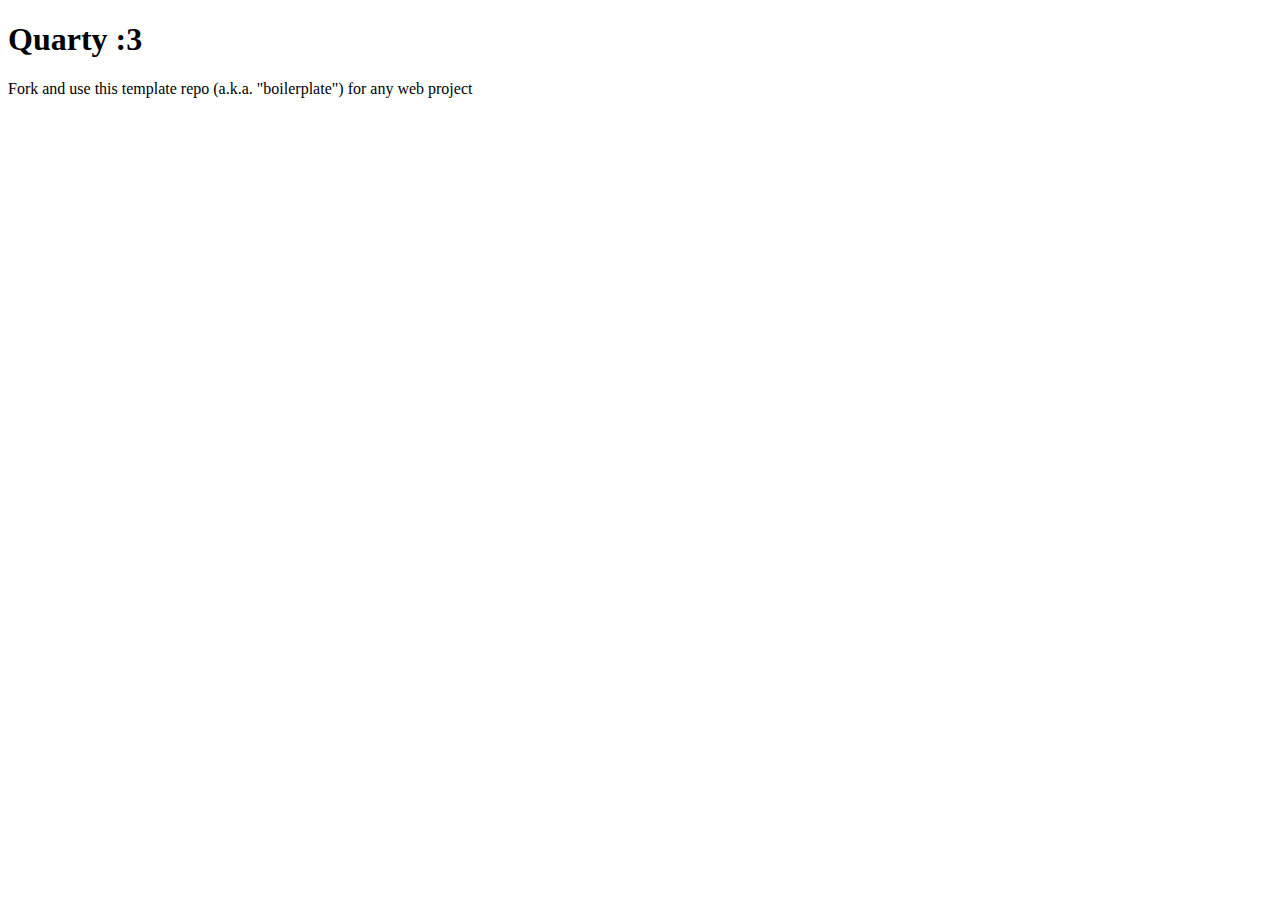
<file: index.html>
<!doctype html>
<html lang="en">
<head>
	<meta charset="utf-8">
	<meta name="viewport" content="width=device-width, initial-scale=1.0">
	<title>Quarty</title>
	<link rel="stylesheet" href="styles.css">
</head>
<body>

	<h1>Quarty :3</h1>
	<p>Fork and use this template repo (a.k.a. "boilerplate") for any web project</p>
	
</body>
</html>
</file>
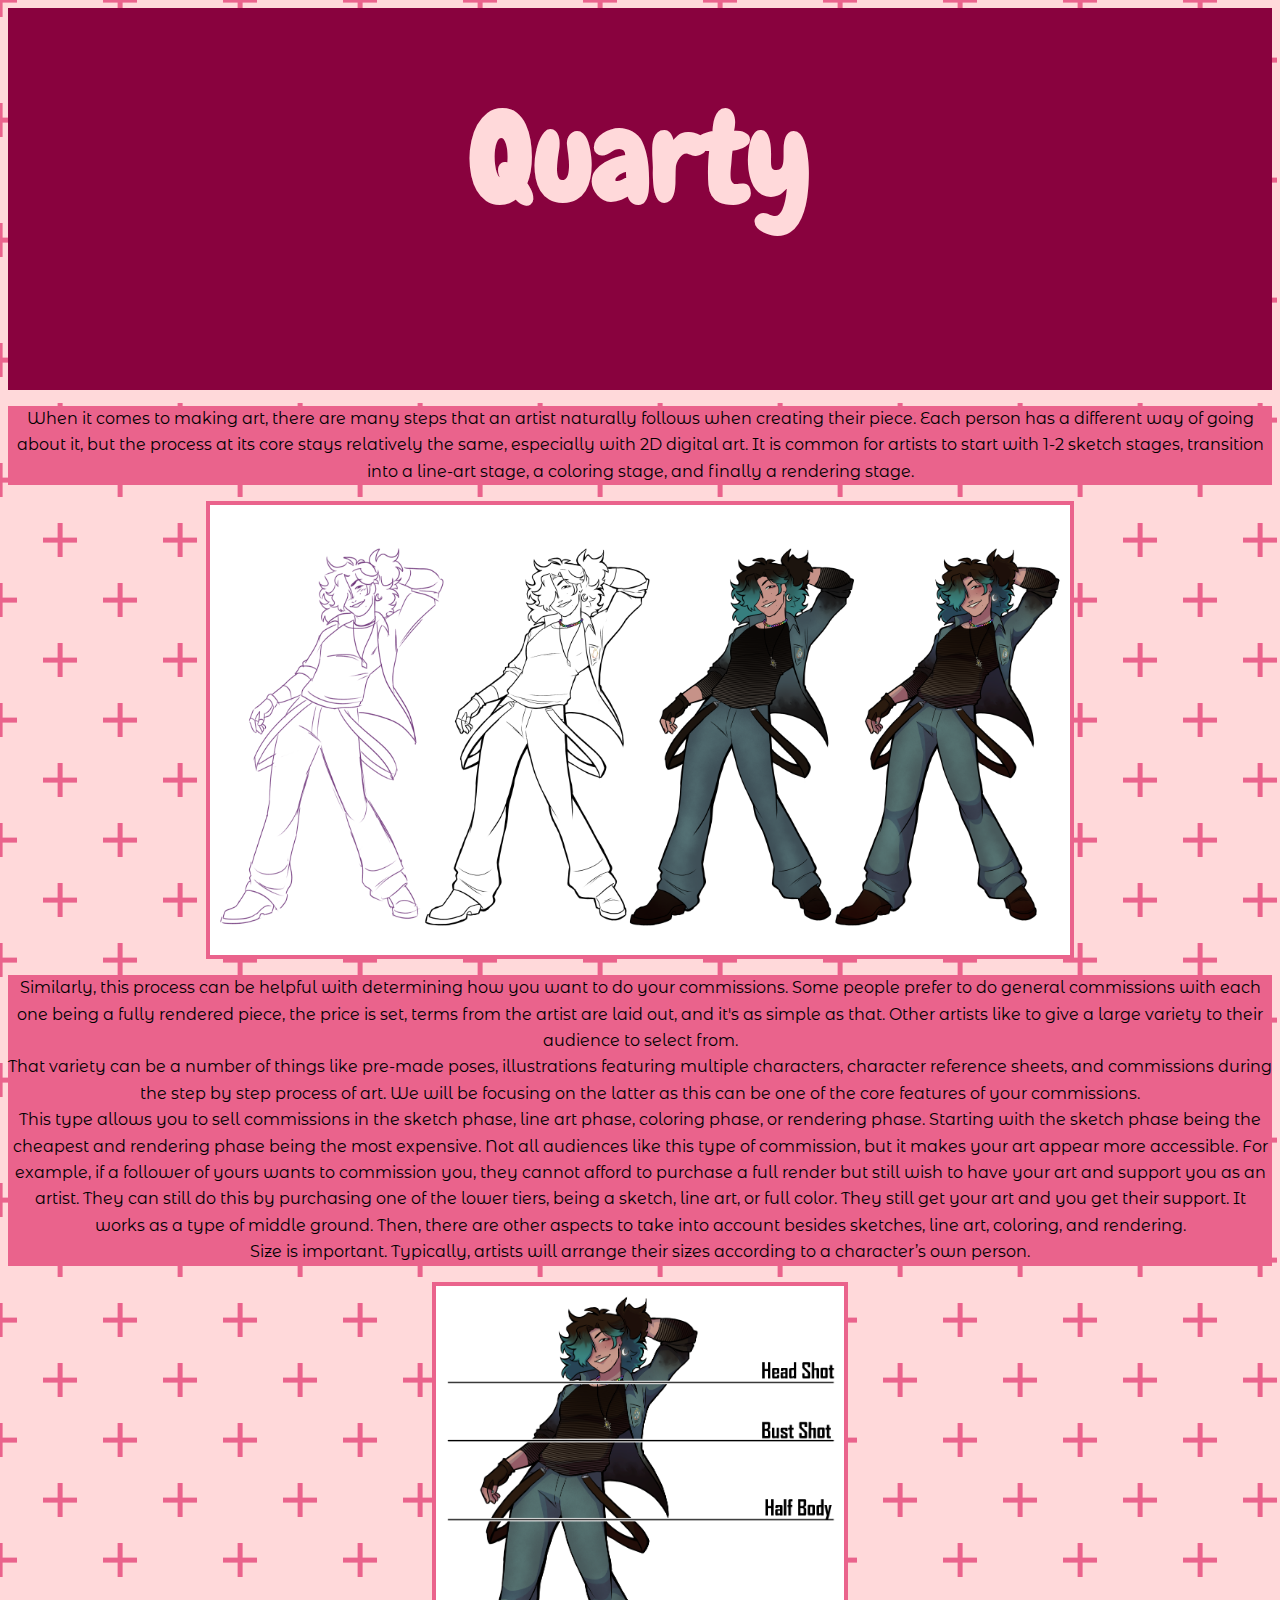
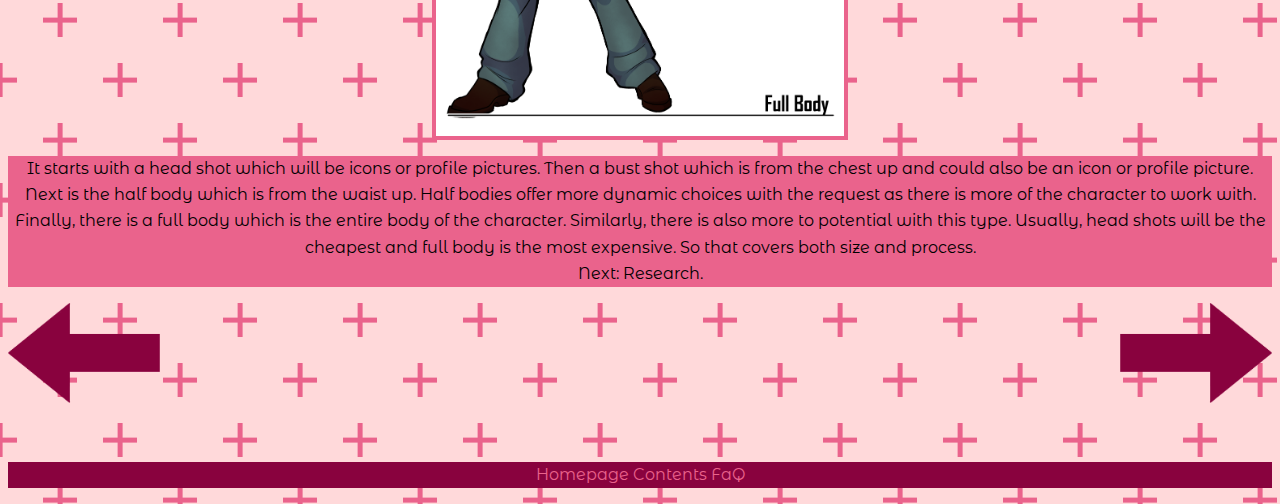
<file: analyze/index.html>
<!doctype html>
<html lang="en">
<head>
	<meta charset="utf-8">
	<meta name="viewport" content="width=device-width, initial-scale=1.0">
	<title>Analyze</title>
	<link rel="stylesheet" href="styles.css">
</head>
<body>

	<div class='header'>
	<h1><a href="../homepage/quarty.html">Quarty</a></h1>
	</div>
	<div class='article'>
	<p>When it comes to making art, there are many steps that an artist naturally follows when creating their piece. Each person has a different way of going about it, but the process at its core stays relatively the same, especially with 2D digital art. It is common for artists to start with 1-2 sketch stages, transition into a line-art stage, a coloring stage, and finally a rendering stage. </p>
	</div>
	<div class='judeex'>
		<img src="images/Jude-examples.png">
	</div>
	<div class='article'>
	<p>Similarly, this process can be helpful with determining how you want to do your commissions. Some people prefer to do general commissions with each one being a fully rendered piece, the price is set, terms from the artist are laid out, and it's as simple as that. Other artists like to give a large variety to their audience to select from.<br> That variety can be a number of things like pre-made poses, illustrations featuring multiple characters, character reference sheets, and commissions during the step by step process of art. We will be focusing on the latter as this can be one of the core features of your commissions. <br> This type allows you to sell commissions in the sketch phase, line art phase, coloring phase, or rendering phase. Starting with the sketch phase being the cheapest and rendering phase being the most expensive. Not all audiences like this type of commission, but it makes your art appear more accessible. For example, if a follower of yours wants to commission you, they cannot afford to purchase a full render but still wish to have your art and support you as an artist. They can still do this by purchasing one of the lower tiers, being a sketch, line art, or full color. They still get your art and you get their support. It works as a type of middle ground. Then, there are other aspects to take into account besides sketches, line art, coloring, and rendering. <br> Size is important. Typically, artists will arrange their sizes according to a character’s own person. </p>
	</div>
	<div class='judefb'>
		<img src="images/Size-Ex-FB.png">
	</div>
	<div class='article'>
		<p> It starts with a head shot which will be icons or profile pictures. Then a bust shot which is from the chest up and could also be an icon or profile picture. Next is the half body which is from the waist up. Half bodies offer more dynamic choices with the request as there is more of the character to work with. Finally, there is a full body which is the entire body of the character. Similarly, there is also more to potential with this type. Usually, head shots will be the cheapest and full body is the most expensive. So that covers both size and process. <br> Next: Research.</p>
	</div>
	<div class='arrows'>
		<div class='leftarrow'>
			<a href="../homepage/quarty.html"><img src="images/leftarrow.png"></a>
		</div>
		<div class='rightarrow'>
			<a href="../research/index.html"><img src="images/rightarrow.png"></a>
		</div>
	</div>

		<div class='footer'>
		<p><a href="../homepage/quarty.html">Homepage</a> <a href="../contents/index.html">Contents</a> <a href="../faq/index.html">FaQ</a></p>
	</div>
	
</body>
</html>
</file>
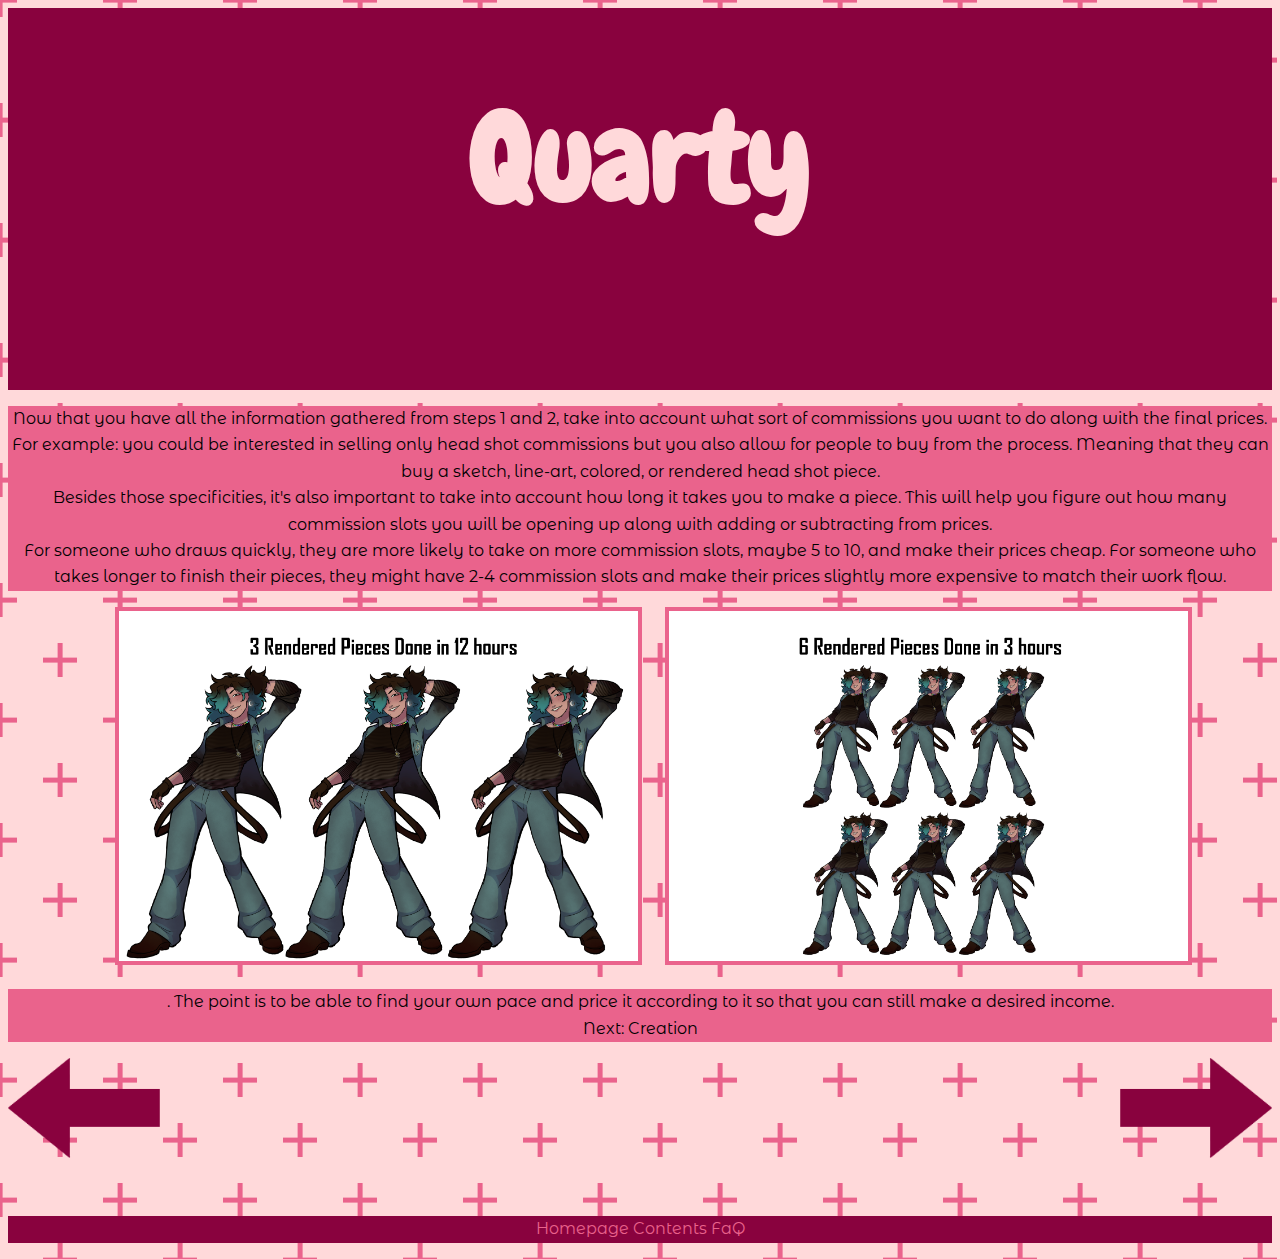
<file: compiling/index.html>
<!doctype html>
<html lang="en">
<head>
	<meta charset="utf-8">
	<meta name="viewport" content="width=device-width, initial-scale=1.0">
	<title>Compiling</title>
	<link rel="stylesheet" href="styles.css">
</head>
<body>

	<div class='header'>
	<h1><a href="../homepage/quarty.html">Quarty</a></h1>
	</div>
	<div class='article'>
	<p>Now that you have all the information gathered from steps 1 and 2, take into account what sort of commissions you want to do along with the final prices. For example: you could be interested in selling only head shot commissions but you also allow for people to buy from the process. Meaning that they can buy a sketch, line-art, colored, or rendered head shot piece. <br> Besides those specificities, it's also important to take into account how long it takes you to make a piece. This will help you figure out how many commission slots you will be opening up along with adding or subtracting from prices. <br> For someone who draws quickly, they are more likely to take on more commission slots, maybe 5 to 10, and make their prices cheap. For someone who takes longer to finish their pieces, they might have 2-4 commission slots and make their prices slightly more expensive to match their work flow.</p>
	</div>
	
	<div class='grid'>
		<div class='longren'>
			<img src="images/LongRenderLimit.png">
		</div>
		<div class='shortren'>
			<img src="images/ShortRenderLimit.png">
		</div>
	</div>
	<div class='article'>
		<p>. The point is to be able to find your own pace and price it according to it so that you can still make a desired income. <br> Next: Creation
		</p>
	</div>

	<div class='arrows'>
		<div class='leftarrow'>
			<a href="../research/index.html"><img src="images/leftarrow.png"></a>
		</div>
		<div class='rightarrow'>
			<a href="../creation/index.html"><img src="images/rightarrow.png"></a>
		</div>
	</div>

		<div class='footer'>
		<p><a href="../homepage/quarty.html">Homepage</a> <a href="../contents/index.html">Contents</a> <a href="../faq/index.html">FaQ</a></p>
	</div>

</body>
</html>
</file>
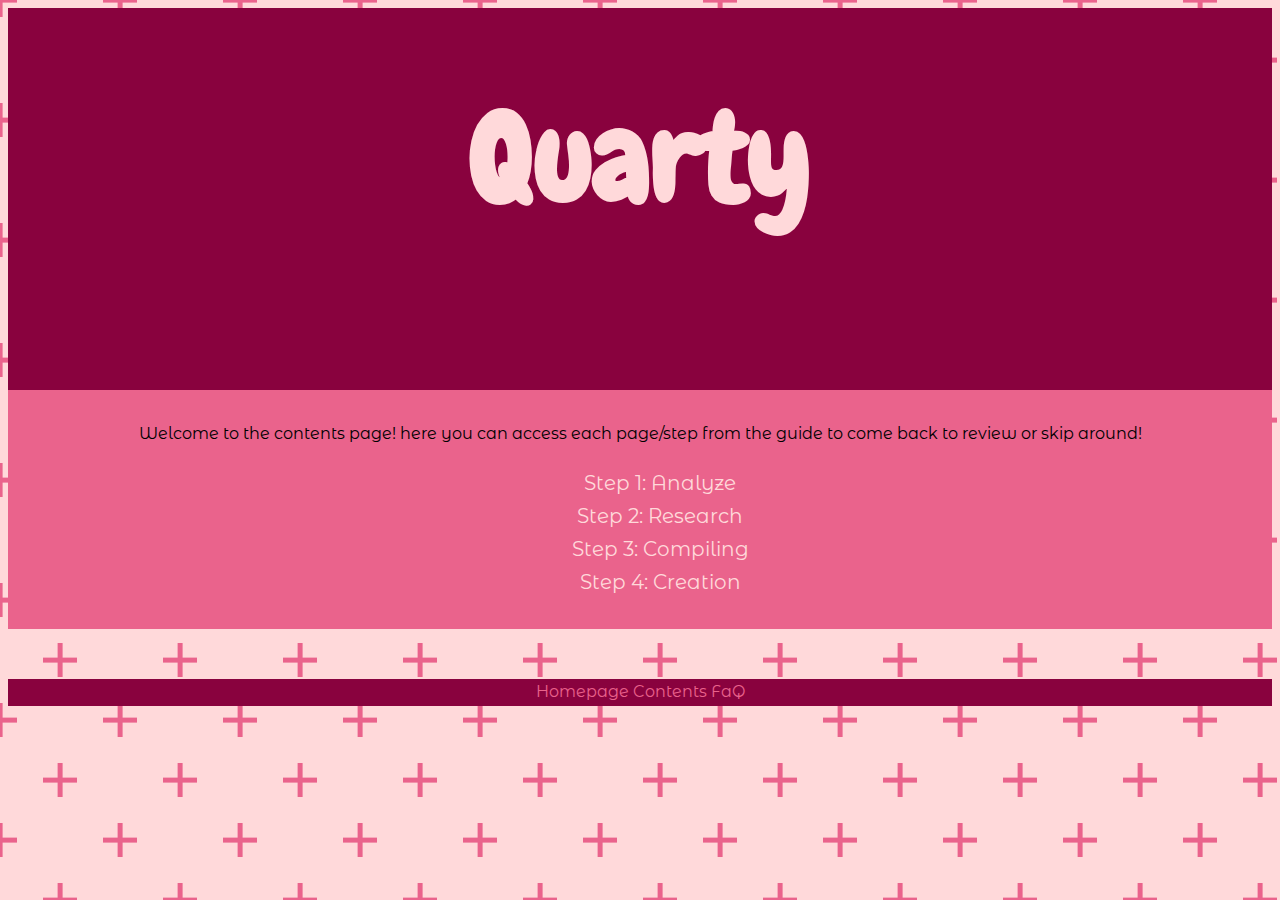
<file: contents/index.html>
<!doctype html>
<html lang="en">
<head>
	<meta charset="utf-8">
	<meta name="viewport" content="width=device-width, initial-scale=1.0">
	<title>Contents</title>
	<link rel="stylesheet" href="styles.css">
</head>
<body>

	<div class='header'>
	<h1><a href="../homepage/quarty.html">Quarty</a></h1>
	</div>
	<div class='article'>
	<p>Welcome to the contents page! here you can access each page/step from the guide to come back to review or skip around!</p>
	<ul>
		<li><a href="../analyze/index.html">Step 1: Analyze</a></li>
		<li><a href="../research/index.html">Step 2: Research</a></li>
		<li><a href="../compiling/index.html">Step 3: Compiling</a></li>
		<li><a href="../creation/index.html">Step 4: Creation</a></li>
	</ul>
	</div>
		<div class='footer'>
		<p><a href="../homepage/quarty.html">Homepage</a> <a href="../contents/index.html">Contents</a> <a href="../faq/index.html">FaQ</a></p>
	</div>
</body>
</html>
</file>
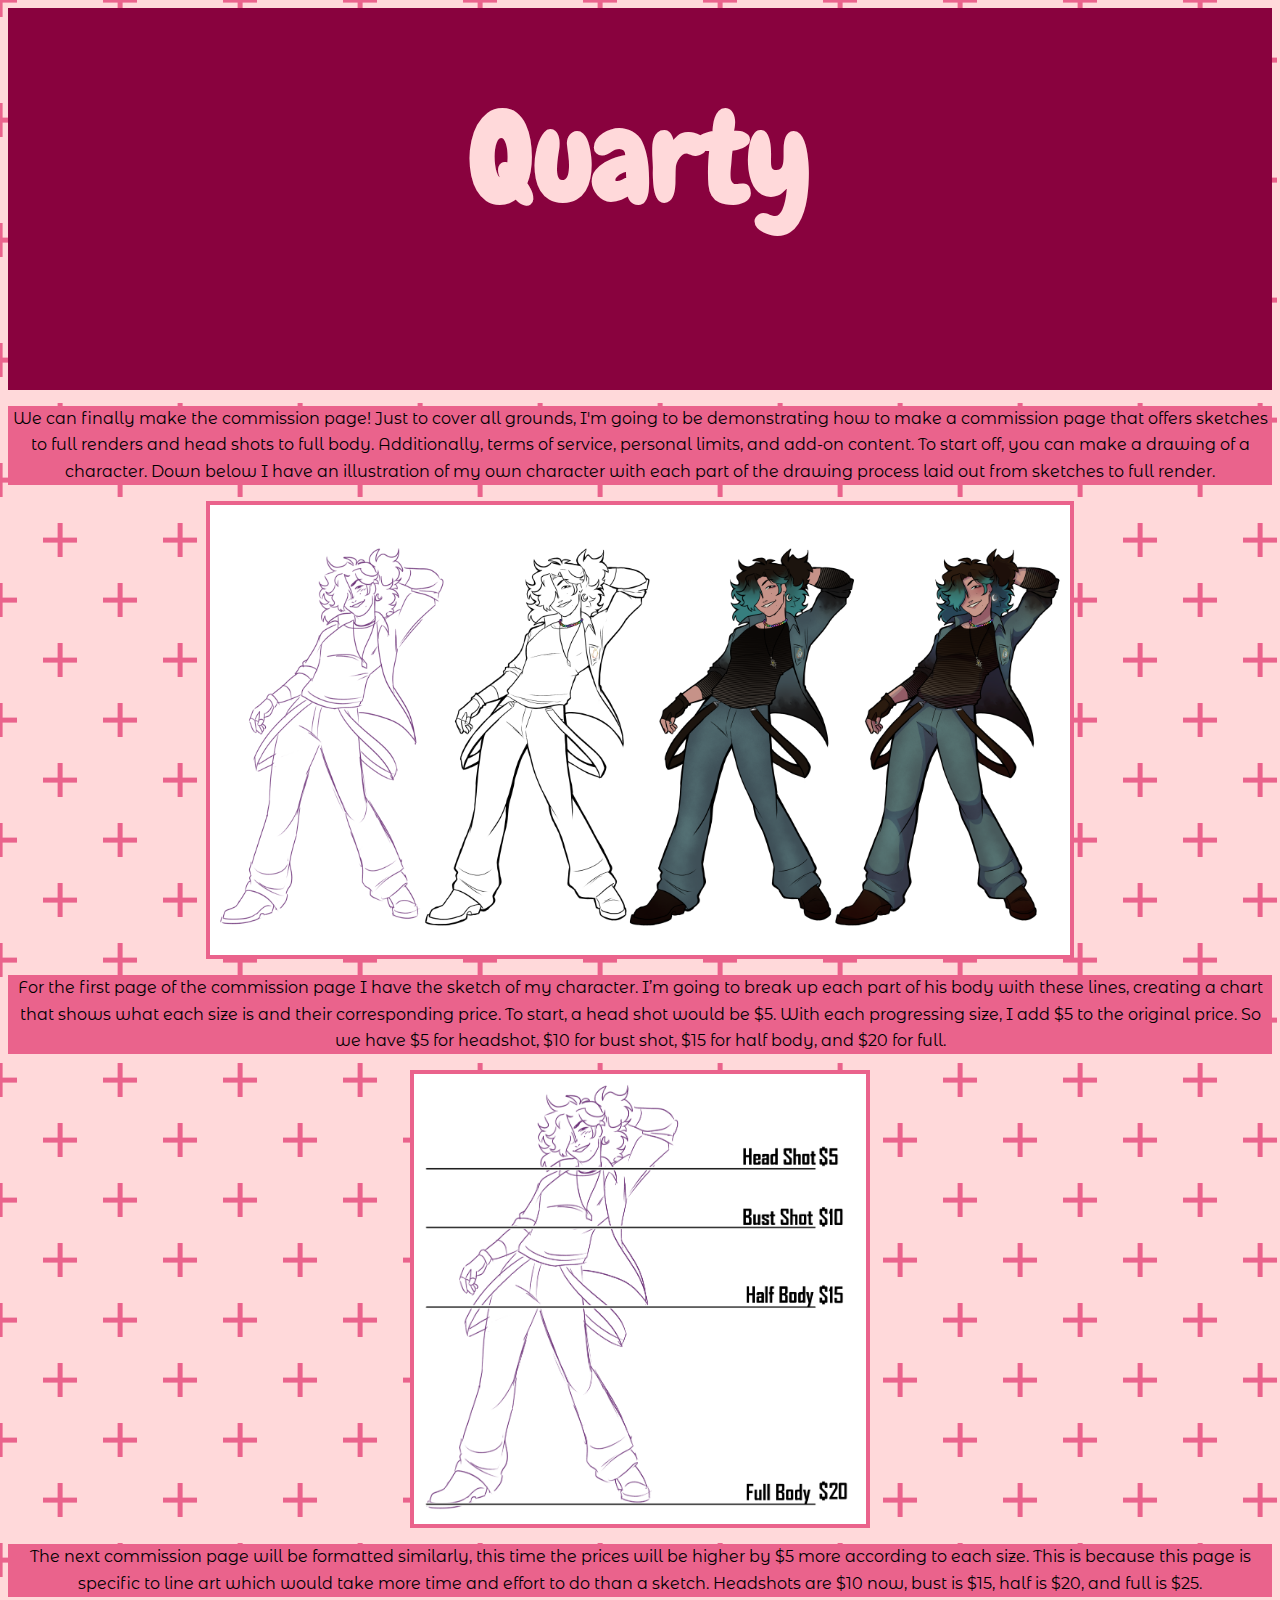
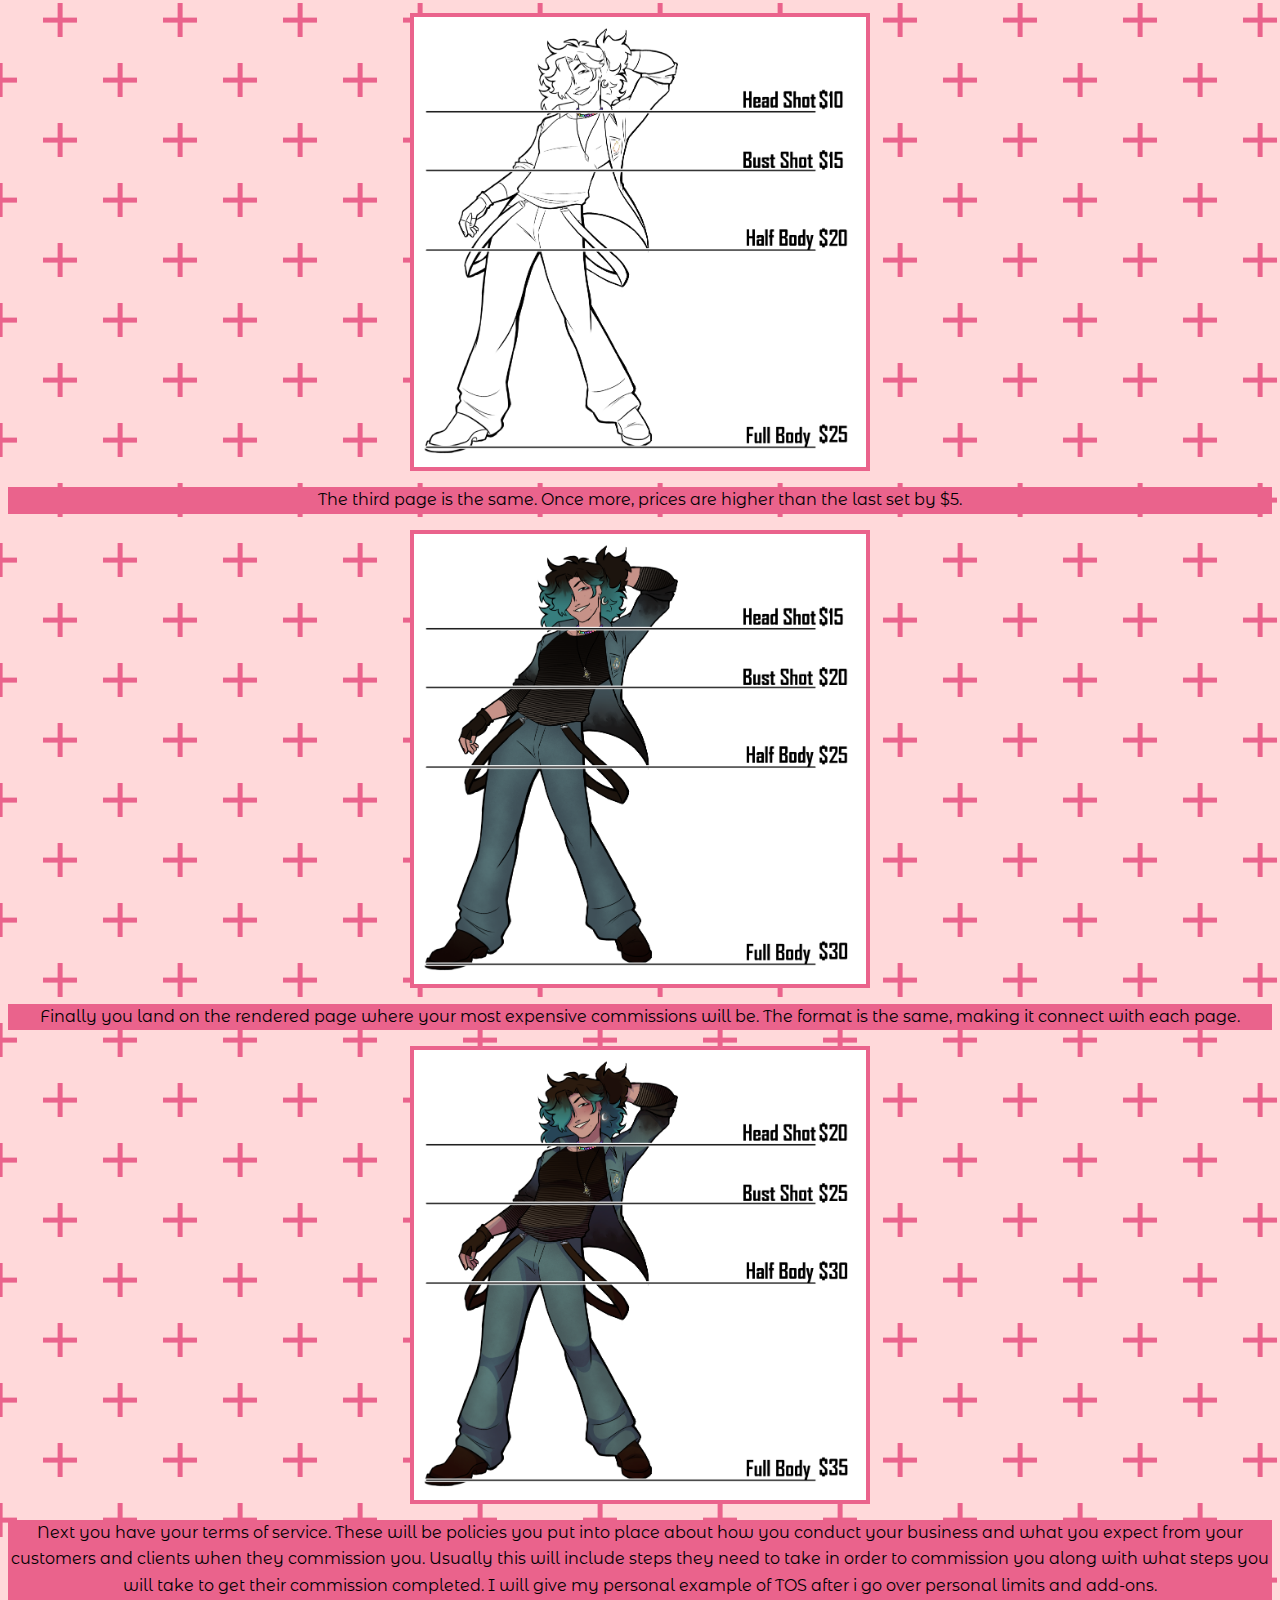
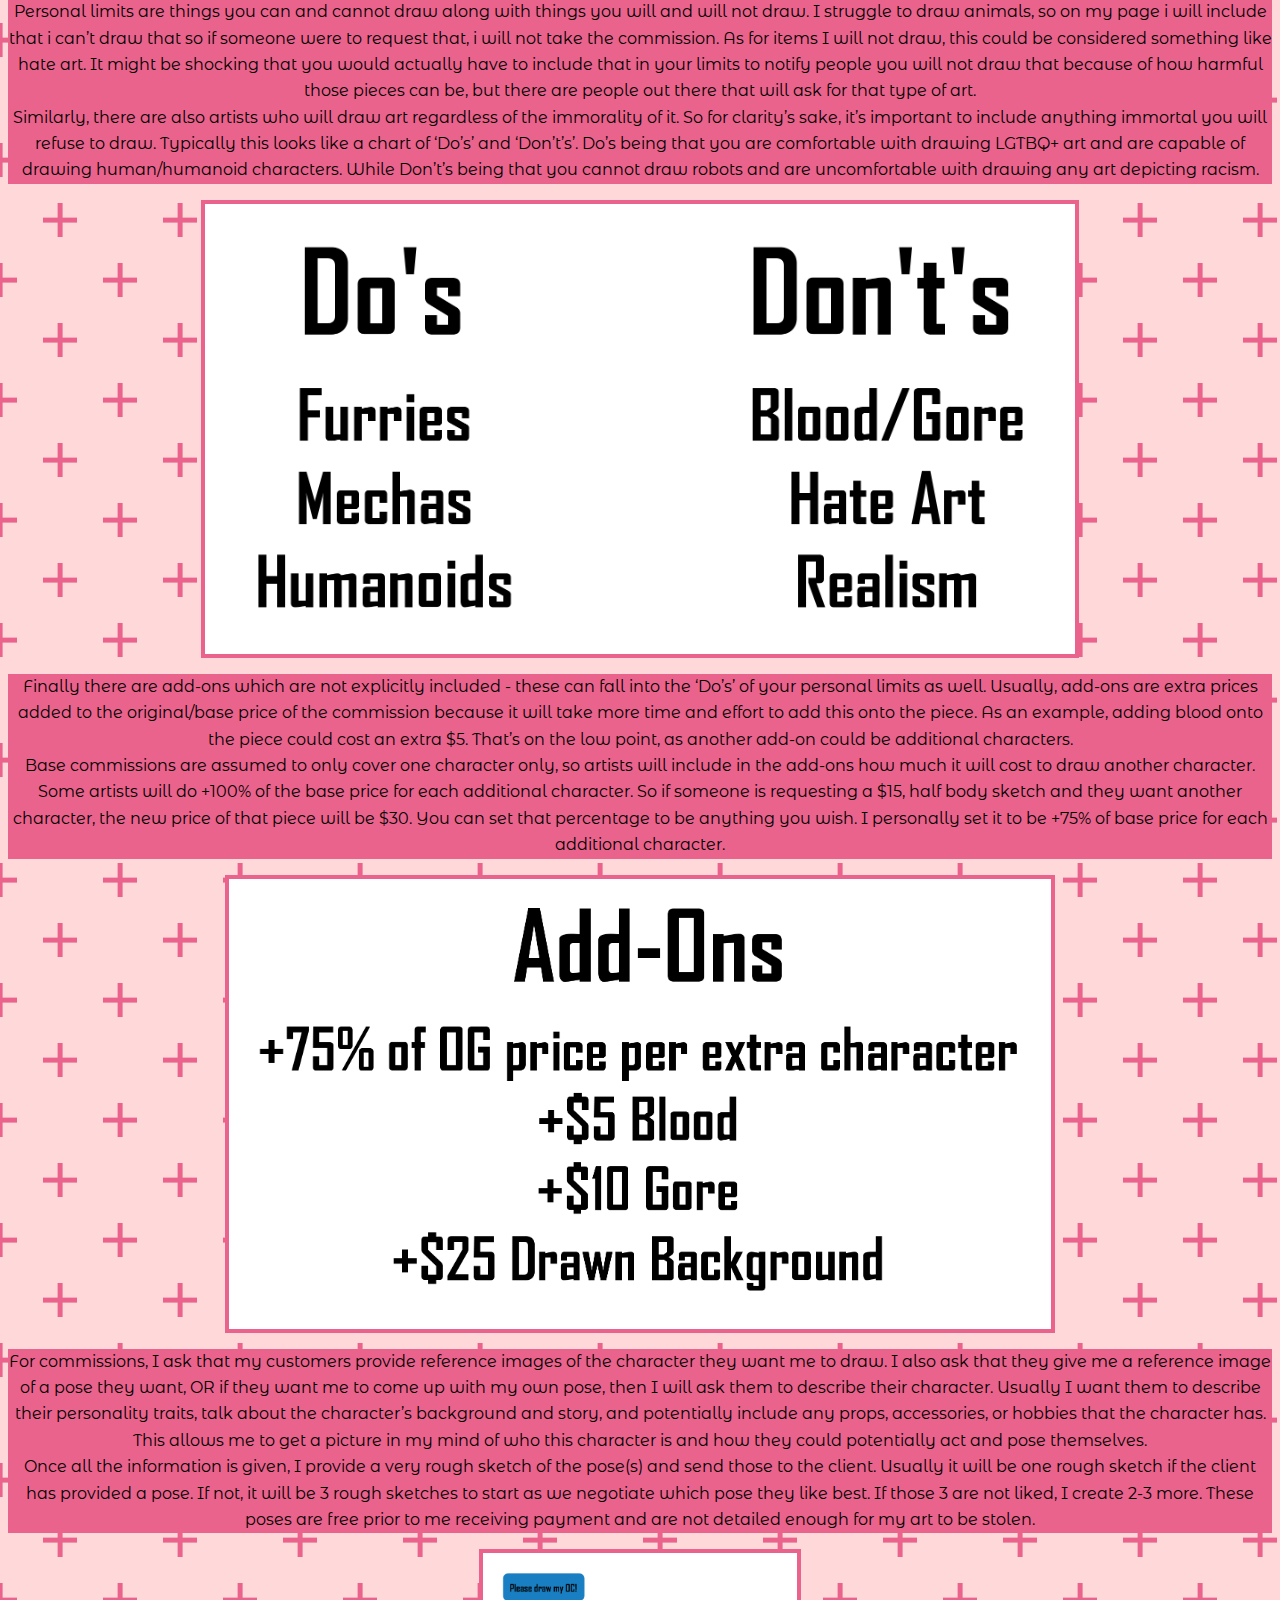
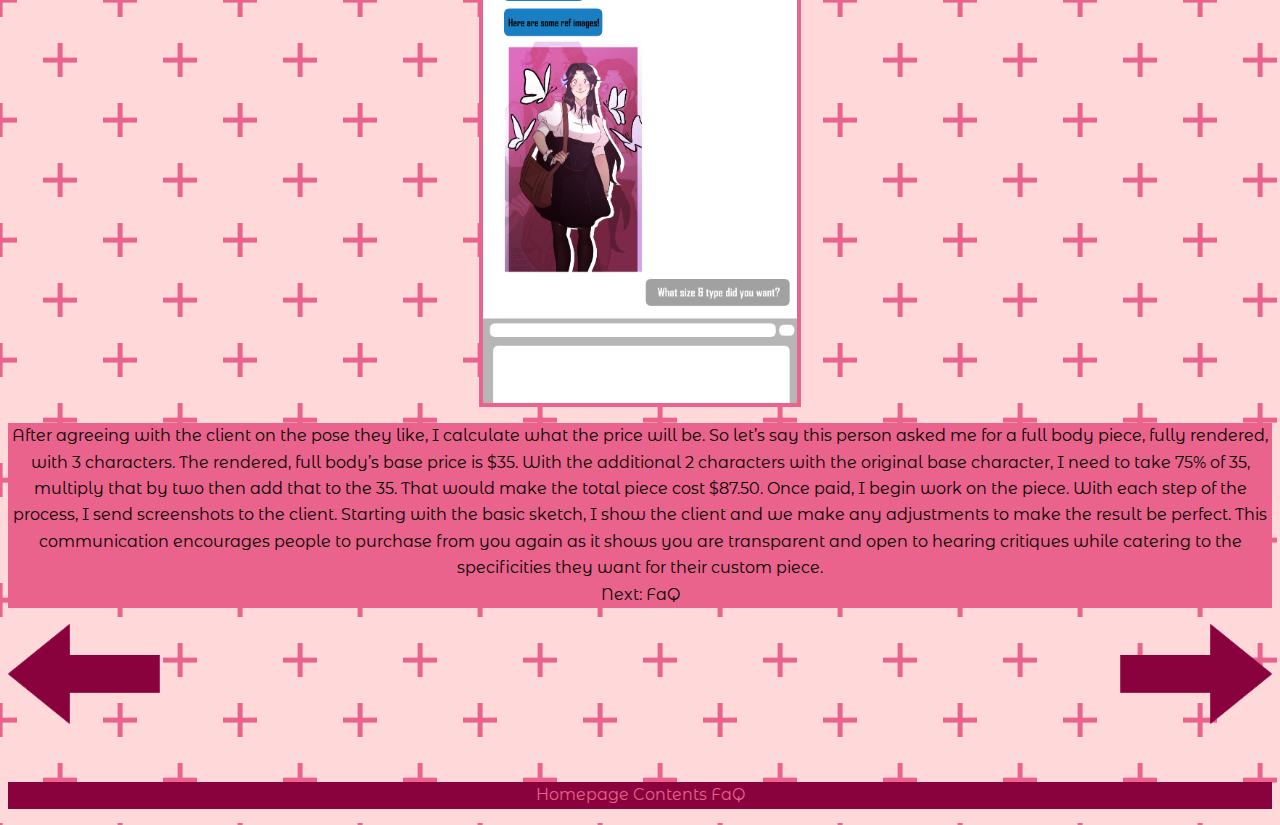
<file: creation/index.html>
<!doctype html>
<html lang="en">
<head>
	<meta charset="utf-8">
	<meta name="viewport" content="width=device-width, initial-scale=1.0">
	<title>Creation</title>
	<link rel="stylesheet" href="styles.css">
</head>
<body>

	<div class='header'>
	<h1><a href="../homepage/quarty.html">Quarty</a></h1>
	</div>
	<div class='article'>
	<p>We can finally make the commission page! Just to cover all grounds, I'm going to be demonstrating how to make a commission page that offers sketches to full renders and head shots to full body. Additionally, terms of service, personal limits, and add-on content.
	To start off, you can make a drawing of a character. Down below I have an illustration of my own character with each part of the drawing process laid out from sketches to full render.
	</p>
	</div>
	<div class='judeex'>
		<img src="images/Jude-examples.png">
	</div>
	<div class='article'>
	<p>For the first page of the commission page I have the sketch of my character. I’m going to break up each part of his body with these lines, creating a chart that shows what each size is and their corresponding price. To start, a head shot would be $5. With each progressing size, I add $5 to the original price. So we have $5 for headshot, $10 for bust shot, $15 for half body, and $20 for full.</p>
	</div>
	<div class='sketchex'>
		<img src="images/SketchEx.png">
	</div>
	<div class='article'>
	<p>The next commission page will be formatted similarly, this time the prices will be higher by $5 more according to each size. This is because this page is specific to line art which would take more time and effort to do than a sketch. Headshots are $10 now, bust is $15, half is $20, and full is $25.</p>
	</div>
	<div class='lineex'>
		<img src="images/LineEx.png">
	</div>
	<div class='article'>
	<p>The third page is the same. Once more, prices are higher than the last set by $5.</p>
	</div>
	<div class='colorex'>
		<img src="images/ColorEx.png">
	</div>
	<div class='article'>
	<p>Finally you land on the rendered page where your most expensive commissions will be. The format is the same, making it connect with each page.</p>
	</div>
	<div class='renderex'>
		<img src="images/RenderEx.png">
	</div>
	<div class='article'>
	<p>Next you have your terms of service. These will be policies you put into place about how you conduct your business and what you expect from your customers and clients when they commission you. Usually this will include steps they need to take in order to commission you along with what steps you will take to get their commission completed. I will give my personal example of TOS after i go over personal limits and add-ons.
	<br> Personal limits are things you can and cannot draw along with things you will and will not draw. I struggle to draw animals, so on my page i will include that i can’t draw that so if someone were to request that, i will not take the commission. As for items I will not draw, this could be considered something like hate art. It might be shocking that you would actually have to include that in your limits to notify people you will not draw that because of how harmful those pieces can be, but there are people out there that will ask for that type of art. <br> Similarly, there are also artists who will draw art regardless of the immorality of it. So for clarity’s sake, it’s important to include anything immortal you will refuse to draw. Typically this looks like a chart of ‘Do’s’ and ‘Don’t’s’. Do’s being that you are comfortable with drawing LGTBQ+ art and are capable of drawing human/humanoid characters. While Don’t’s being that you cannot draw robots and are uncomfortable with drawing any art depicting racism. </p>
	</div>
	<div class='dodont'>
		<img src="images/DoDonts.png">
	</div>
	<div class='article'>
	<p>Finally there are add-ons which are not explicitly included - these can fall into the ‘Do’s’ of your personal limits as well. Usually, add-ons are extra prices added to the original/base price of the commission because it will take more time and effort to add this onto the piece. As an example, adding blood onto the piece could cost an extra $5. That’s on the low point, as another add-on could be additional characters. <br> Base commissions are assumed to only cover one character only, so artists will include in the add-ons how much it will cost to draw another character. Some artists will do +100% of the base price for each additional character. So if someone is requesting a $15, half body sketch and they want another character, the new price of that piece will be $30. You can set that percentage to be anything you wish. I personally set it to be +75% of base price for each additional character.</p>
	</div>
	<div class='addon'>
		<img src="images/AddOns.png">
	</div>
	<div class='article'>
	<p>For commissions, I ask that my customers provide reference images of the character they want me to draw. I also ask that they give me a reference image of a pose they want, OR if they want me to come up with my own pose, then I will ask them to describe their character. Usually I want them to describe their personality traits, talk about the character’s background and story, and potentially include any props, accessories, or hobbies that the character has. This allows me to get a picture in my mind of who this character is and how they could potentially act and pose themselves. <br> Once all the information is given, I provide a very rough sketch of the pose(s) and send those to the client. Usually it will be one rough sketch if the client has provided a pose. If not, it will be 3 rough sketches to start as we negotiate which pose they like best. If those 3 are not liked, I create 2-3 more. These poses are free prior to me receiving payment and are not detailed enough for my art to be stolen.</p>
	</div>
	<div class='chatex'>
		<img src="images/ChatEx.png">
	</div>
	<div class='article'>
	<p>After agreeing with the client on the pose they like, I calculate what the price will be. So let’s say this person asked me for a full body piece, fully rendered, with 3 characters. The rendered, full body’s base price is $35. With the additional 2 characters with the original base character, I need to take 75% of 35, multiply that by two then add that to the 35. That would make the total piece cost $87.50. Once paid, I begin work on the piece. With each step of the process, I send screenshots to the client. Starting with the basic sketch, I show the client and we make any adjustments to make the result be perfect. This communication encourages people to purchase from you again as it shows you are transparent and open to hearing critiques while catering to the specificities they want for their custom piece. <br> Next: FaQ
	</p>
	</div>


	<div class='arrows'>
		<div class='leftarrow'>
			<a href="../compiling/index.html"><img src="images/leftarrow.png"></a>
		</div>
		<div class='rightarrow'>
			<a href="../faq/index.html"><img src="images/rightarrow.png"></a>
		</div>
	</div>

		<div class='footer'>
		<p><a href="../homepage/quarty.html">Homepage</a> <a href="../contents/index.html">Contents</a> <a href="../faq/index.html">FaQ</a></p>
	</div>
	
</body>
</html>
</file>
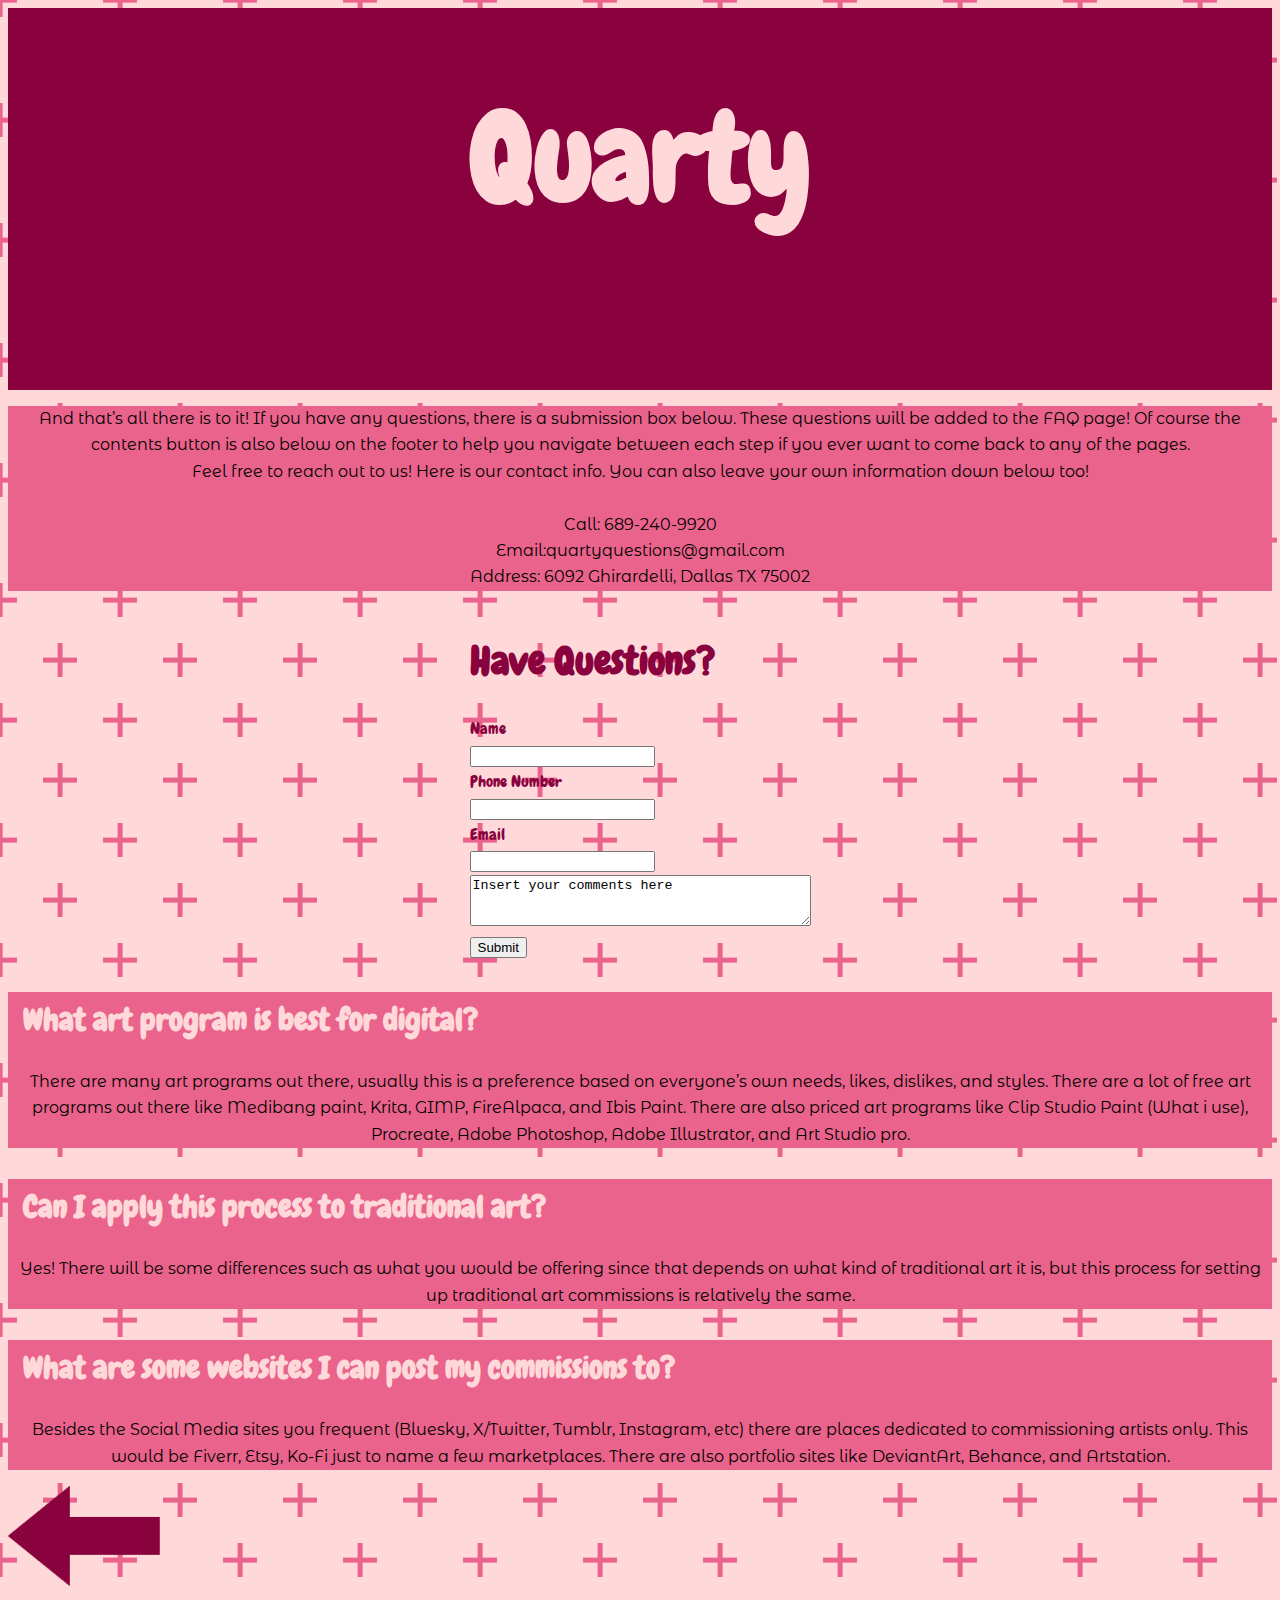
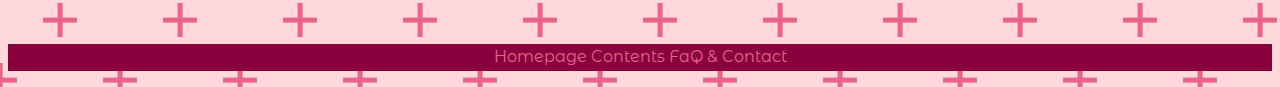
<file: faq/index.html>
<!doctype html>
<html lang="en">
<head>
	<meta charset="utf-8">
	<meta name="viewport" content="width=device-width, initial-scale=1.0">
	<title>FaQ</title>
	<link rel="stylesheet" href="styles.css">
</head>
<body>

	<div class='header'>
	<h1><a href="../homepage/quarty.html">Quarty</a></h1>
	</div>
	<div class='article'>
	<p>And that’s all there is to it! If you have any questions, there is a submission box below. These questions will be added to the FAQ page! Of course the contents button is also below on the footer to help you navigate between each step if you ever want to come back to any of the pages. <br> Feel free to reach out to us! Here is our contact info. You can also leave your own information down below too! <br> <br> Call: 689-240-9920 <br> Email:quartyquestions@gmail.com <br>Address: 6092 Ghirardelli, Dallas TX 75002</p>
	</div>

	<div class='questions'>
		<h2>Have Questions?</h2>
		<section class='Name'>
		<label for="Name">Name</label>
		<br>
		<input type="text" name="Name" id="Name">
		</section>
		<section class="Phone">
			<label for="Phone">Phone Number</label>
			<br>
			<input type="text" name="PhoneNumber" id="PhoneNumber">
		</section>
		<section class="Email">
			<label for="Email">Email</label>
			<br>
			<input type="text" name="Email" id="Email">
		</section>
		<section class="comments">
			<textarea id="comments" name="comments" rows="3" cols="40">Insert your comments here</textarea>
		</section>
		<section class='submission'>
			<input type="submit" value="Submit">
		</section>
	</div>
	
	<div class='article'>
		<h3>What art program is best for digital?</h3>
		<p>There are many art programs out there, usually this is a preference based on everyone’s own needs, likes, dislikes, and styles. There are a lot of free art programs out there like Medibang paint, Krita, GIMP, FireAlpaca, and Ibis Paint. There are also priced art programs like Clip Studio Paint (What i use), Procreate, Adobe Photoshop, Adobe Illustrator, and Art Studio pro.</p>
	</div>

	<div class='article'>
		<h3>Can I apply this process to traditional art?</h3>
		<p>Yes! There will be some differences such as what you would be offering since that depends on what kind of traditional art it is, but this process for setting up traditional art commissions is relatively the same.</p>
	</div>

	<div class='article'>
		<h3>What are some websites I can post my commissions to?</h3>
		<p>Besides the Social Media sites you frequent (Bluesky, X/Twitter, Tumblr, Instagram, etc) there are places dedicated to commissioning artists only. This would be Fiverr, Etsy, Ko-Fi just to name a few marketplaces. There are also portfolio sites like DeviantArt, Behance, and Artstation.</p>
	</div>




	<div class='arrows'>
		<div class='leftarrow'>
			<a href="../creation/index.html"><img src="images/leftarrow.png"></a>
		</div>
	</div>

		<div class='footer'>
		<p><a href="../homepage/quarty.html">Homepage</a> <a href="../contents/index.html">Contents</a> <a href="../faq/index.html">FaQ & Contact</a></p>
	</div>
	
</body>
</html>
</file>
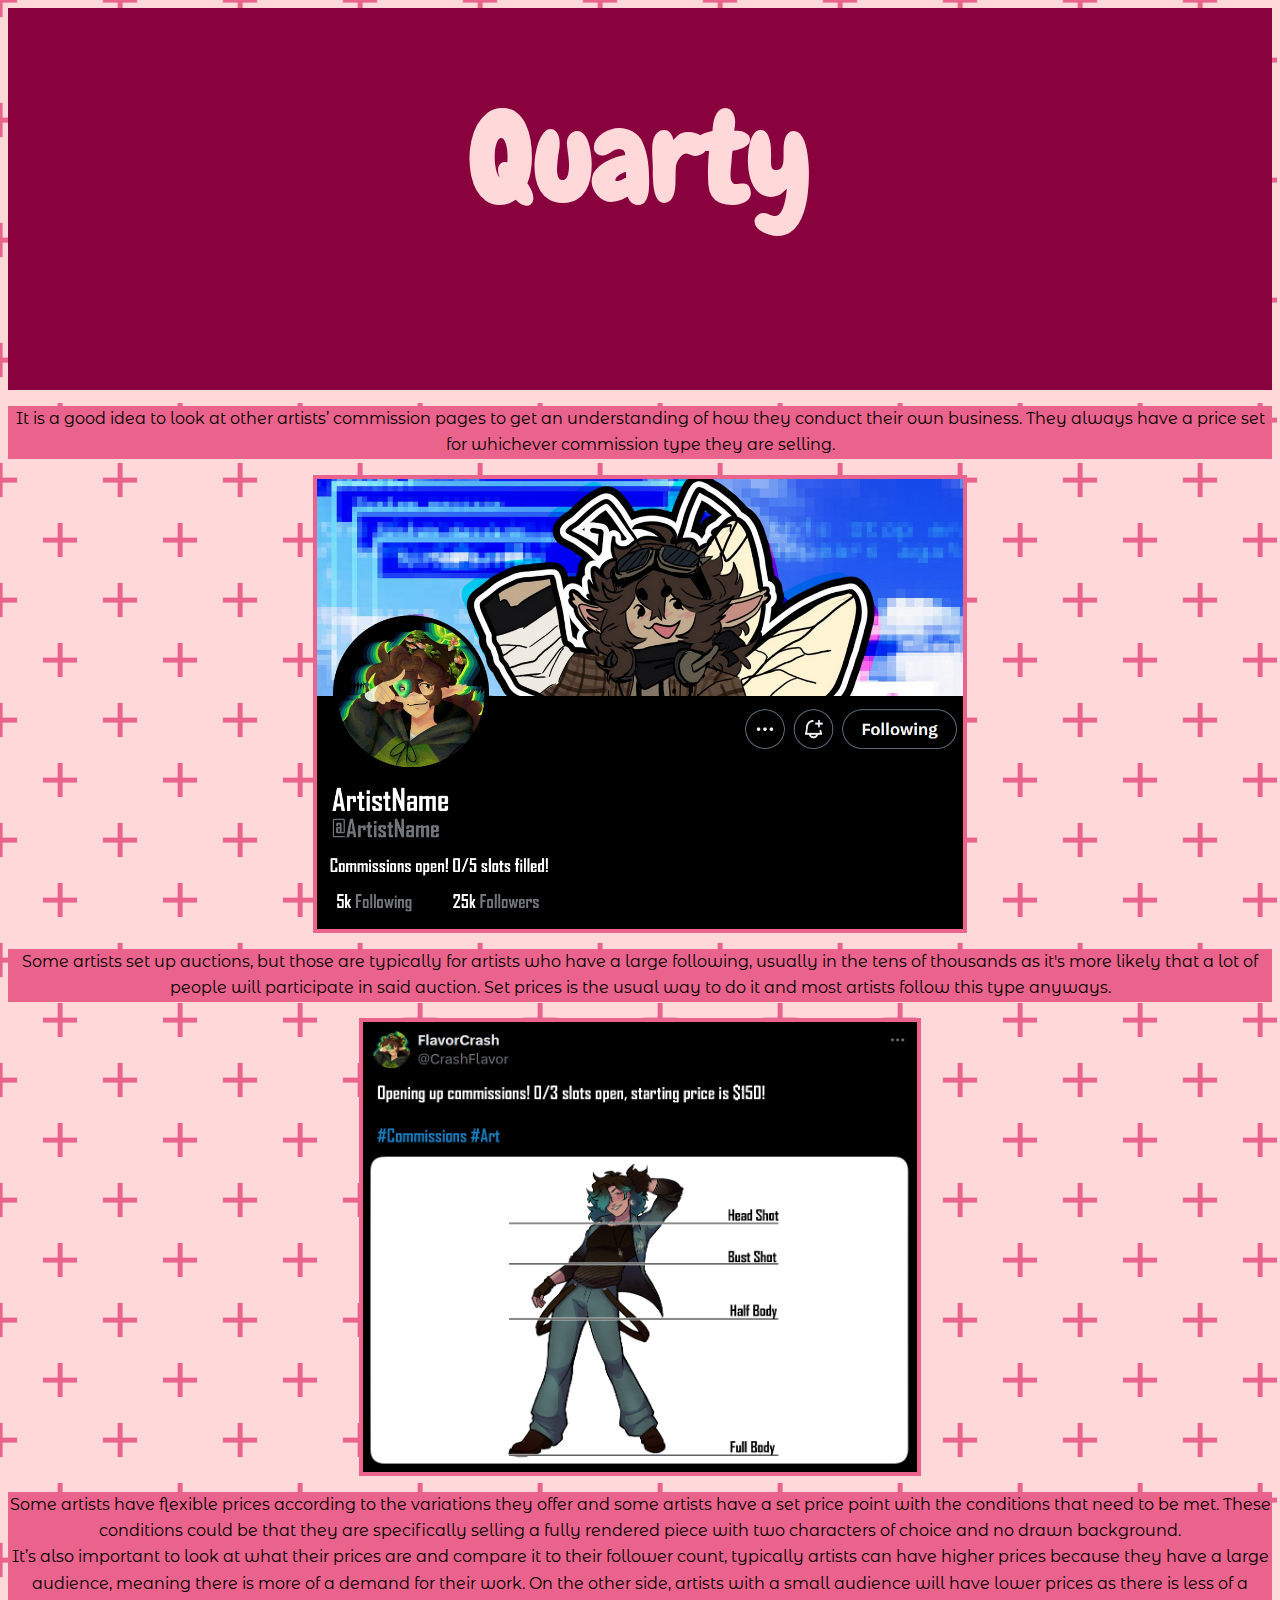
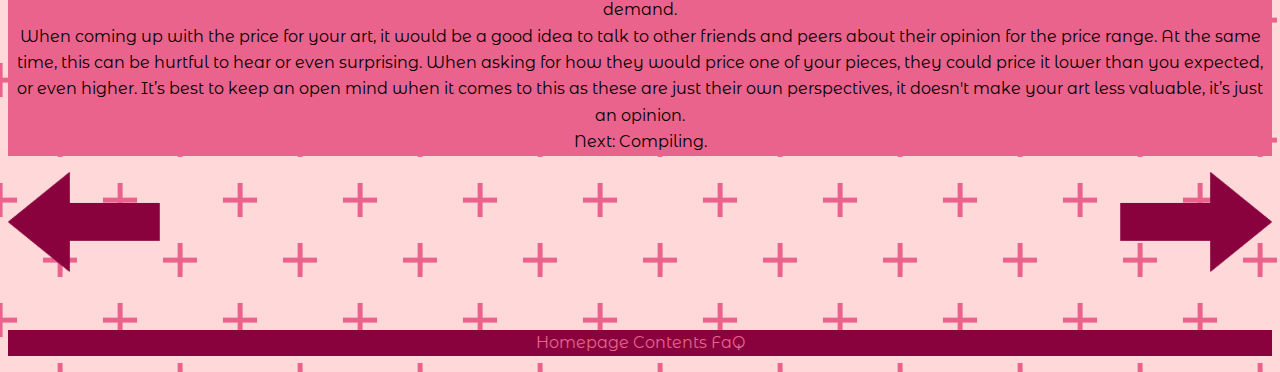
<file: research/index.html>
<!doctype html>
<html lang="en">
<head>
	<meta charset="utf-8">
	<meta name="viewport" content="width=device-width, initial-scale=1.0">
	<title>Research</title>
	<link rel="stylesheet" href="styles.css">
</head>
<body>

	<div class='header'>
	<h1><a href="../homepage/quarty.html">Quarty</a></h1>
	</div>
	<div class='article'>
	<p>It is a good idea to look at other artists’ commission pages to get an understanding of how they conduct their own business. They always have a price set for whichever commission type they are selling.</p>
	</div>
	<div class='artistex'>
		<img src="images/ArtistPageEx.png">
	</div>
	<div class='article'>
	<p>Some artists set up auctions, but those are typically for artists who have a large following, usually in the tens of thousands as it's more likely that a lot of people will participate in said auction. Set prices is the usual way to do it and most artists follow this type anyways.</p>
	</div>
	<div class='aucex'>
		<img src="images/AuctionExample.png">
	</div>
		<div class='article'>
	<p>Some artists have flexible prices according to the variations they offer and some artists have a set price point with the conditions that need to be met. These conditions could be that they are specifically selling a fully rendered piece with two characters of choice and no drawn background. <br> It’s also important to look at what their prices are and compare it to their follower count, typically artists can have higher prices because they have a large audience, meaning there is more of a demand for their work. On the other side, artists with a small audience will have lower prices as there is less of a demand. <br> When coming up with the price for your art, it would be a good idea to talk to other friends and peers about their opinion for the price range. At the same time, this can be hurtful to hear or even surprising. When asking for how they would price one of your pieces, they could price it lower than you expected, or even higher. It’s best to keep an open mind when it comes to this as these are just their own perspectives, it doesn't make your art less valuable, it’s just an opinion. <br> Next: Compiling.</p>
	</div>

		<div class='arrows'>
		<div class='leftarrow'>
			<a href="../analyze/index.html"><img src="images/leftarrow.png"></a>
		</div>
		<div class='rightarrow'>
			<a href="../compiling/index.html"><img src="images/rightarrow.png"></a>
		</div>
	</div>

		<div class='footer'>
		<p><a href="../homepage/quarty.html">Homepage</a> <a href="../contents/index.html">Contents</a> <a href="../faq/index.html">FaQ</a></p>
	</div>
</body>
</html>
</file>
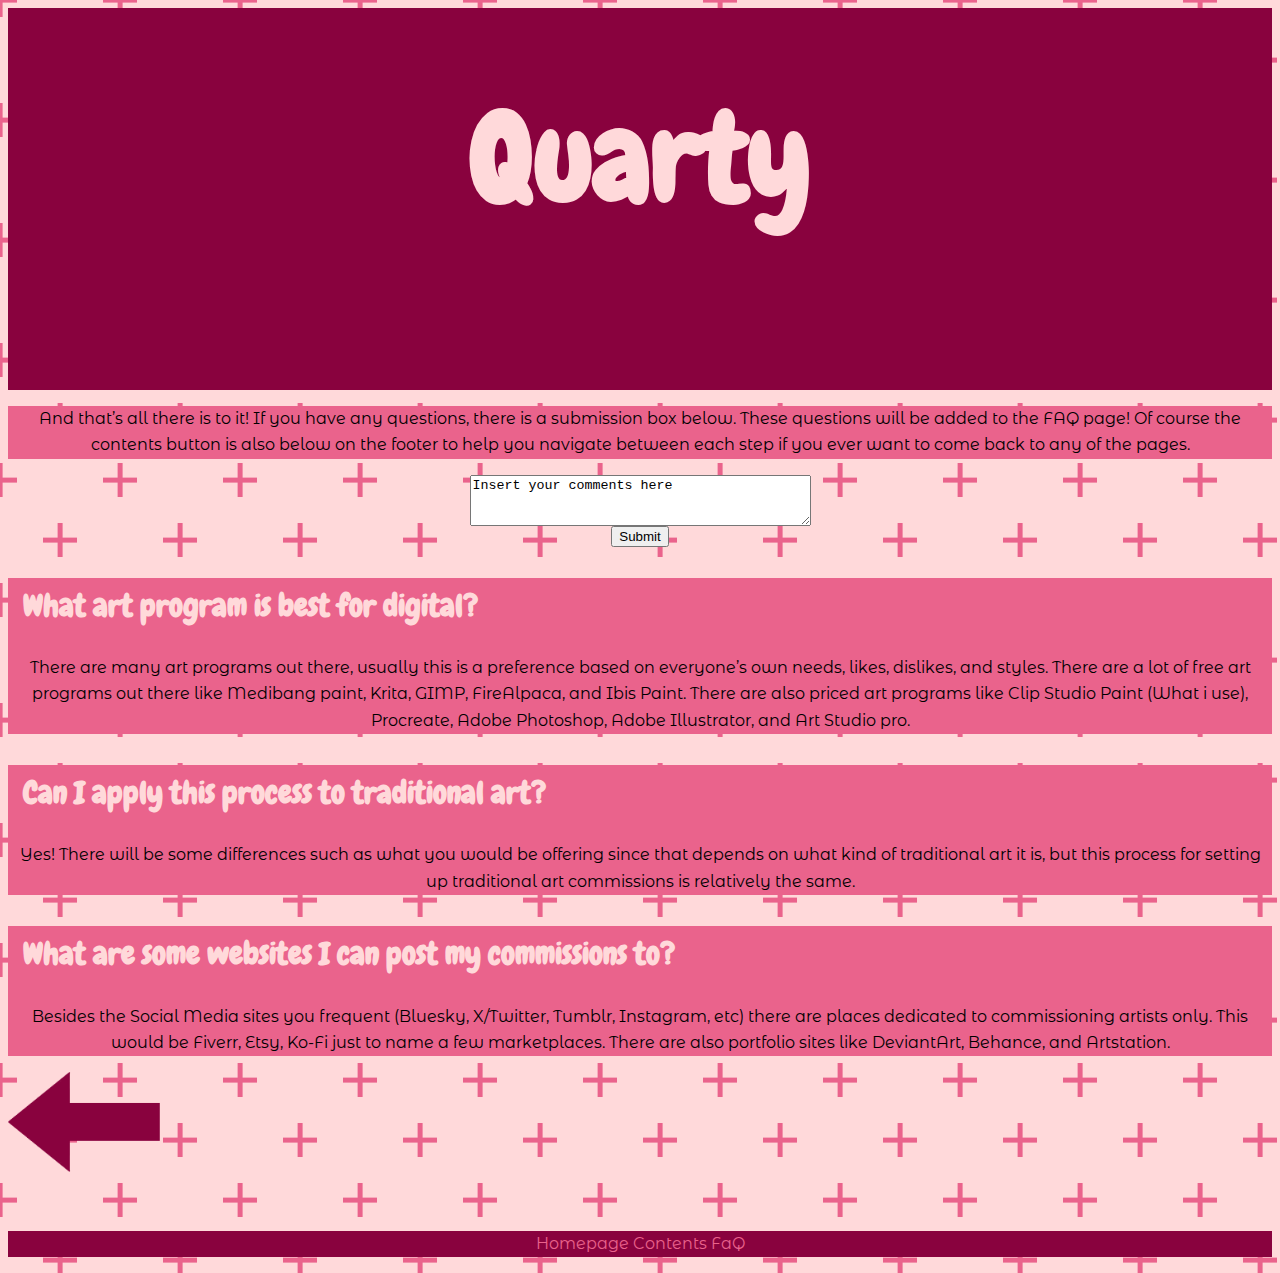
<file: quarty/faq/index.html>
<!doctype html>
<html lang="en">
<head>
	<meta charset="utf-8">
	<meta name="viewport" content="width=device-width, initial-scale=1.0">
	<title>FaQ</title>
	<link rel="stylesheet" href="styles.css">
</head>
<body>

	<div class='header'>
	<h1><a href="../homepage/quarty.html">Quarty</a></h1>
	</div>
	<div class='article'>
	<p>And that’s all there is to it! If you have any questions, there is a submission box below. These questions will be added to the FAQ page! Of course the contents button is also below on the footer to help you navigate between each step if you ever want to come back to any of the pages.</p>
	</div>
	<section class="comments">

		<textarea id="comments" name="comments" rows="3" cols="40">Insert your comments here</textarea>
	</section>
	<section class="submission">
		<input type="submit" value="Submit">
	</section>
	<div class='article'>
		<h3>What art program is best for digital?</h3>
		<p>There are many art programs out there, usually this is a preference based on everyone’s own needs, likes, dislikes, and styles. There are a lot of free art programs out there like Medibang paint, Krita, GIMP, FireAlpaca, and Ibis Paint. There are also priced art programs like Clip Studio Paint (What i use), Procreate, Adobe Photoshop, Adobe Illustrator, and Art Studio pro.</p>
	</div>

	<div class='article'>
		<h3>Can I apply this process to traditional art?</h3>
		<p>Yes! There will be some differences such as what you would be offering since that depends on what kind of traditional art it is, but this process for setting up traditional art commissions is relatively the same.</p>
	</div>

	<div class='article'>
		<h3>What are some websites I can post my commissions to?</h3>
		<p>Besides the Social Media sites you frequent (Bluesky, X/Twitter, Tumblr, Instagram, etc) there are places dedicated to commissioning artists only. This would be Fiverr, Etsy, Ko-Fi just to name a few marketplaces. There are also portfolio sites like DeviantArt, Behance, and Artstation.</p>
	</div>




	<div class='arrows'>
		<div class='leftarrow'>
			<a href="../creation/index.html"><img src="images/leftarrow.png"></a>
		</div>
	</div>

		<div class='footer'>
		<p><a href="../homepage/quarty.html">Homepage</a> <a href="../contents/index.html">Contents</a> <a href="../faq/index.html">FaQ</a></p>
	</div>
	
</body>
</html>
</file>
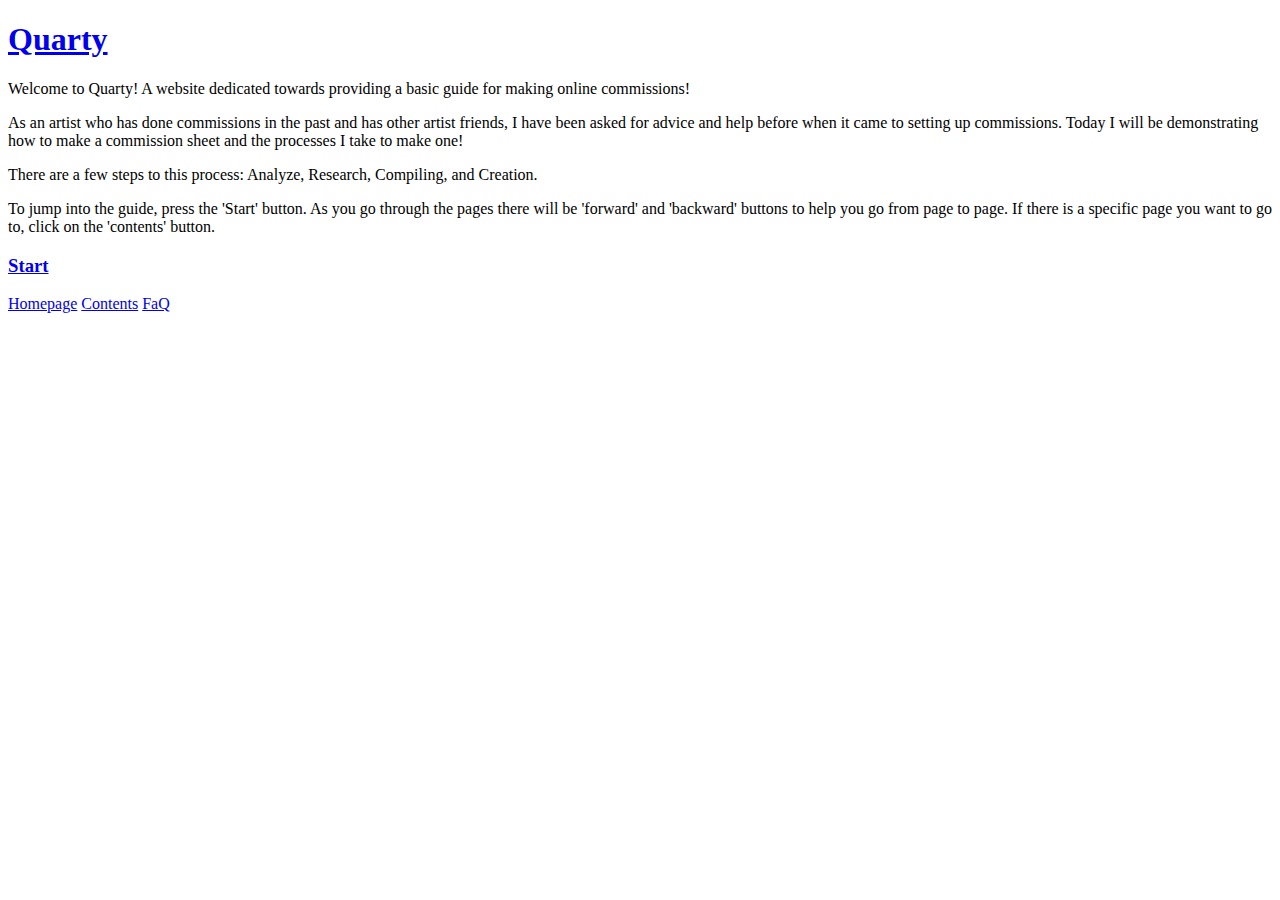
<file: quarty.html>
<!doctype html>
<html lang="en">
<head>
	<meta charset="utf-8">
	<meta name="viewport" content="width=device-width, initial-scale=1.0">
	<title>Quarty</title>
	<link rel="stylesheet" href="styles.css">
</head>
<body>
	<div class='header'>
	<h1><a href="../homepage/quarty.html">Quarty</a></h1>
	</div>
	<div class='article'>
	<p>Welcome to Quarty! A website dedicated towards providing a basic guide for making online commissions!</p>
	<p>As an artist who has done commissions in the past and has other artist friends, I have been asked for advice and help before when it came to setting up commissions. Today I will be demonstrating how to make a commission sheet and the processes I take to make one!</p>
	<p>There are a few steps to this process: Analyze, Research, Compiling, and Creation.</p>
	<p>To jump into the guide, press the 'Start' button. As you go through the pages there will be 'forward' and 'backward' buttons to help you go from page to page. If there is a specific page you want to go to, click on the 'contents' button.</p>
	</div>
	<div class='container'>
		<div class='space1'>
			<p></p>
		</div>
		<div class='start'>
			<h3><a href="../analyze/index.html">Start</a></h3>
		</div>
		<div class='space2'>
			<p></p>
		</div>
	</div>
	<div class='footer'>
		<p><a href="../homepage/quarty.html">Homepage</a> <a href="../contents/index.html">Contents</a> <a href="../faq/index.html">FaQ</a></p>
	</div>
	
</body>
</html>
</file>
<file: styles.css>
/* 
      .--..--..--..--..--..--.
    .' \  (`._   (_)     _   \
  .'    |  '._)         (_)  |
  \ _.')\      .----..---.   /
  |(_.'  |    /    .-\-.  \  |
  \     0|    |   ( O| O) | o|
   |  _  |  .--.____.'._.-.  |
   \ (_) | o         -` .-`  |
    |    \   |`-._ _ _ _ _\ /
    \    |   |  `. |_||_|   |
    | o  |    \_      \     |     -.   .-.
    |.-.  \     `--..-'   O |     `.`-' .'
  _.'  .' |     `-.-'      /-.__   ' .-'
.' `-.` '.|='=.='=.='=.='=|._/_ `-'.'
`-._  `.  |________/\_____|    `-.'
   .'   ).| '=' '='\/ '=' |
   `._.`  '---------------'
           //___\   //___\
             ||       ||
             ||_.-.   ||_.-.
            (_.--__) (_.--__)
       

 Insert all your glorious CSS styles below! */
</file>
<file: analyze/styles.css>
/* 
      .--..--..--..--..--..--.
    .' \  (`._   (_)     _   \
  .'    |  '._)         (_)  |
  \ _.')\      .----..---.   /
  |(_.'  |    /    .-\-.  \  |
  \     0|    |   ( O| O) | o|
   |  _  |  .--.____.'._.-.  |
   \ (_) | o         -` .-`  |
    |    \   |`-._ _ _ _ _\ /
    \    |   |  `. |_||_|   |
    | o  |    \_      \     |     -.   .-.
    |.-.  \     `--..-'   O |     `.`-' .'
  _.'  .' |     `-.-'      /-.__   ' .-'
.' `-.` '.|='=.='=.='=.='=|._/_ `-'.'
`-._  `.  |________/\_____|    `-.'
   .'   ).| '=' '='\/ '=' |
   `._.`  '---------------'
           //___\   //___\
             ||       ||
             ||_.-.   ||_.-.
            (_.--__) (_.--__)
       

 Insert all your glorious CSS styles below! */

 /* montserrat-alternates-regular - latin */
@font-face {
  font-display: swap; /* Check https://developer.mozilla.org/en-US/docs/Web/CSS/@font-face/font-display for other options. */
  font-family: 'Montserrat Alternates';
  font-style: normal;
  font-weight: 400;
  src: url(fonts/montserrat-alternates-v18-latin/montserrat-alternates-v18-latin-regular.woff2) format('woff2'); /* Chrome 36+, Opera 23+, Firefox 39+, Safari 12+, iOS 10+ */
}

/* chewy-regular - latin */
@font-face {
  font-display: swap; /* Check https://developer.mozilla.org/en-US/docs/Web/CSS/@font-face/font-display for other options. */
  font-family: 'Chewy';
  font-style: normal;
  font-weight: 400;
  src: url(fonts/chewy-v18-latin/chewy-v18-latin-regular.woff2) format('woff2'); /* Chrome 36+, Opera 23+, Firefox 39+, Safari 12+, iOS 10+ */
}

.judeex img {
  display: block;
  height: 450px;
  align-items: center;
  margin: auto;
  border: rgba(234, 99, 140, 1) solid 4px;
}

.judefb img {
  display: block;
  height: 450px;
  align-items: center;
  margin: auto;
  border: rgba(234, 99, 140, 1) solid 4px;
}

.arrows {
  display: flex;
  justify-content: space-between;
}

.arrows img {
  height: 100px;
}

.header {
  text-align: center;
  background-color: rgba(137, 2, 62, 1);
  padding: 80px 80px;
  font-size: 40px;
  font-family: 'Chewy', sans-serif;
}

p {
  text-align: center;
  font-family: 'Montserrat Alternates', sans-serif;
}

.article {
  background-color:#EA638C;
}

body {
  background-color: #FFD9DA;
background: radial-gradient(circle, transparent 20%, #FFD9DA 20%, #FFD9DA 80%, transparent 80%, transparent), radial-gradient(circle, transparent 20%, #FFD9DA 20%, #FFD9DA 80%, transparent 80%, transparent) 60px 60px, linear-gradient(#EA638C 4.800000000000001px, transparent 4.800000000000001px) 0 -2.4000000000000004px, linear-gradient(90deg, #EA638C 4.800000000000001px, #FFD9DA 4.800000000000001px) -2.4000000000000004px 0;
background-size: 120px 120px, 120px 120px, 60px 60px, 60px 60px;
}

.footer {
  margin-top: 50px;
  background-color: rgba(137, 2, 62, 1);
}

.footer a:visited {
  color: rgba(255, 217, 218, 1);
  text-decoration: none;
}
.footer a:link {
  color: rgba(234, 99, 140, 1);
  text-decoration: none;
}

a:link {
  color: rgba(234, 99, 140, 1);
  text-decoration: none;
}

a:visited {
  color: rgba(255, 217, 218, 1);
  text-decoration: none;
}

.header a:visited {
  color: rgba(255, 217, 218, 1);
  text-decoration: none;
}

.header a:link {
  color: rgba(255, 217, 218, 1);
  text-decoration: none;
}



 /* Montserrat Font */

html {font-size: 16px;}

body {
  font-family: 'Open Sans', sans-serif;
  font-weight: false;
  line-height: 1.65;
}

p {
  font-size: 1em;
}

h1,
h2,
h3,
h4,
h5 {
  font-family: 'Open Sans', sans-serif;
  font-weight: true;
  line-height: 1.15;
}

h1,
.text-size-h1 {
  font-family: 'Montserrat Alternates', sans-serif;
  font-weight: 700;
  margin-top: 0;
  font-size: 3.05em;
}

h2,
.text-size-h2 { font-size: 2.44em; }

h3,
.text-size-h3 { font-size: 1.95em; }

h4,
.text-size-h4 { font-size: 1.56em; }

h5,
.text-size-h5 { font-size: 1.25em; }

.text-caption { font-size: 0.8em; }

small,
.text-small {
  font-size: 0.64em;
}

/* Chewy Font */
html {font-size: 16px;}

body {
  font-family: 'Open Sans', sans-serif;
  font-weight: false;
  line-height: 1.65;
}

p {
  font-size: 1em;
}

h1,
h2,
h3,
h4,
h5 {
  font-family: 'Open Sans', sans-serif;
  font-weight: true;
  line-height: 1.15;
}

h1,
.text-size-h1 {
  font-family: 'Chewy', sans-serif;
  font-weight: 700;
  margin-top: 0;
  font-size: 3.05em;
}

h2,
.text-size-h2 { font-size: 2.44em; }

h3,
.text-size-h3 { 
  font-size: 1.95em;
  font-family: 'Chewy', sans-serif;
}

h4,
.text-size-h4 { font-size: 1.56em; }

h5,
.text-size-h5 { font-size: 1.25em; }

.text-caption { font-size: 0.8em; }

small,
.text-small {
  font-size: 0.64em;
}
</file>
<file: compiling/styles.css>
/* 
      .--..--..--..--..--..--.
    .' \  (`._   (_)     _   \
  .'    |  '._)         (_)  |
  \ _.')\      .----..---.   /
  |(_.'  |    /    .-\-.  \  |
  \     0|    |   ( O| O) | o|
   |  _  |  .--.____.'._.-.  |
   \ (_) | o         -` .-`  |
    |    \   |`-._ _ _ _ _\ /
    \    |   |  `. |_||_|   |
    | o  |    \_      \     |     -.   .-.
    |.-.  \     `--..-'   O |     `.`-' .'
  _.'  .' |     `-.-'      /-.__   ' .-'
.' `-.` '.|='=.='=.='=.='=|._/_ `-'.'
`-._  `.  |________/\_____|    `-.'
   .'   ).| '=' '='\/ '=' |
   `._.`  '---------------'
           //___\   //___\
             ||       ||
             ||_.-.   ||_.-.
            (_.--__) (_.--__)
       

 Insert all your glorious CSS styles below! */

  /* montserrat-alternates-regular - latin */
@font-face {
  font-display: swap; /* Check https://developer.mozilla.org/en-US/docs/Web/CSS/@font-face/font-display for other options. */
  font-family: 'Montserrat Alternates';
  font-style: normal;
  font-weight: 400;
  src: url(fonts/montserrat-alternates-v18-latin/montserrat-alternates-v18-latin-regular.woff2) format('woff2'); /* Chrome 36+, Opera 23+, Firefox 39+, Safari 12+, iOS 10+ */
}

/* chewy-regular - latin */
@font-face {
  font-display: swap; /* Check https://developer.mozilla.org/en-US/docs/Web/CSS/@font-face/font-display for other options. */
  font-family: 'Chewy';
  font-style: normal;
  font-weight: 400;
  src: url(fonts/chewy-v18-latin/chewy-v18-latin-regular.woff2) format('woff2'); /* Chrome 36+, Opera 23+, Firefox 39+, Safari 12+, iOS 10+ */
}

.grid {
  display: grid;
  grid-template-columns: 400px 500px;
  gap: 150px;
  justify-content: center;
}

.grid img {
  max-height: 350px;
  border: rgba(234, 99, 140, 1) solid 4px;
}

.arrows {
  display: flex;
  justify-content: space-between;
}

.arrows img {
  height: 100px;
}

.header {
  text-align: center;
  background-color: rgba(137, 2, 62, 1);
  padding: 80px 80px;
  font-size: 40px;
  font-family: 'Chewy', sans-serif;
}

p {
  text-align: center;
  font-family: 'Montserrat Alternates', sans-serif;
}

.article {
  background-color:#EA638C;
}

body {
  background-color: #FFD9DA;
background: radial-gradient(circle, transparent 20%, #FFD9DA 20%, #FFD9DA 80%, transparent 80%, transparent), radial-gradient(circle, transparent 20%, #FFD9DA 20%, #FFD9DA 80%, transparent 80%, transparent) 60px 60px, linear-gradient(#EA638C 4.800000000000001px, transparent 4.800000000000001px) 0 -2.4000000000000004px, linear-gradient(90deg, #EA638C 4.800000000000001px, #FFD9DA 4.800000000000001px) -2.4000000000000004px 0;
background-size: 120px 120px, 120px 120px, 60px 60px, 60px 60px;
}

.footer {
  margin-top: 50px;
  background-color: rgba(137, 2, 62, 1);
}

.footer a:visited {
  color: rgba(255, 217, 218, 1);
  text-decoration: none;
}
.footer a:link {
  color: rgba(234, 99, 140, 1);
  text-decoration: none;
}

a:link {
  color: rgba(234, 99, 140, 1);
  text-decoration: none;
}

a:visited {
  color: rgba(255, 217, 218, 1);
  text-decoration: none;
}

.header a:visited {
  color: rgba(255, 217, 218, 1);
  text-decoration: none;
}

.header a:link {
  color: rgba(255, 217, 218, 1);
  text-decoration: none;
}


 /* Montserrat Font */

html {font-size: 16px;}

body {
  font-family: 'Open Sans', sans-serif;
  font-weight: false;
  line-height: 1.65;
}

p {
  font-size: 1em;
}

h1,
h2,
h3,
h4,
h5 {
  font-family: 'Open Sans', sans-serif;
  font-weight: true;
  line-height: 1.15;
}

h1,
.text-size-h1 {
  font-family: 'Montserrat Alternates', sans-serif;
  font-weight: 700;
  margin-top: 0;
  font-size: 3.05em;
}

h2,
.text-size-h2 { font-size: 2.44em; }

h3,
.text-size-h3 { font-size: 1.95em; }

h4,
.text-size-h4 { font-size: 1.56em; }

h5,
.text-size-h5 { font-size: 1.25em; }

.text-caption { font-size: 0.8em; }

small,
.text-small {
  font-size: 0.64em;
}

/* Chewy Font */
html {font-size: 16px;}

body {
  font-family: 'Open Sans', sans-serif;
  font-weight: false;
  line-height: 1.65;
}

p {
  font-size: 1em;
}

h1,
h2,
h3,
h4,
h5 {
  font-family: 'Open Sans', sans-serif;
  font-weight: true;
  line-height: 1.15;
}

h1,
.text-size-h1 {
  font-family: 'Chewy', sans-serif;
  font-weight: 700;
  margin-top: 0;
  font-size: 3.05em;
}

h2,
.text-size-h2 { font-size: 2.44em; }

h3,
.text-size-h3 { 
  font-size: 1.95em;
  font-family: 'Chewy', sans-serif;
}

h4,
.text-size-h4 { font-size: 1.56em; }

h5,
.text-size-h5 { font-size: 1.25em; }

.text-caption { font-size: 0.8em; }

small,
.text-small {
  font-size: 0.64em;
}
</file>
<file: contents/styles.css>
/* 
      .--..--..--..--..--..--.
    .' \  (`._   (_)     _   \
  .'    |  '._)         (_)  |
  \ _.')\      .----..---.   /
  |(_.'  |    /    .-\-.  \  |
  \     0|    |   ( O| O) | o|
   |  _  |  .--.____.'._.-.  |
   \ (_) | o         -` .-`  |
    |    \   |`-._ _ _ _ _\ /
    \    |   |  `. |_||_|   |
    | o  |    \_      \     |     -.   .-.
    |.-.  \     `--..-'   O |     `.`-' .'
  _.'  .' |     `-.-'      /-.__   ' .-'
.' `-.` '.|='=.='=.='=.='=|._/_ `-'.'
`-._  `.  |________/\_____|    `-.'
   .'   ).| '=' '='\/ '=' |
   `._.`  '---------------'
           //___\   //___\
             ||       ||
             ||_.-.   ||_.-.
            (_.--__) (_.--__)
       

 Insert all your glorious CSS styles below! */

 /* montserrat-alternates-regular - latin */
@font-face {
  font-display: swap; /* Check https://developer.mozilla.org/en-US/docs/Web/CSS/@font-face/font-display for other options. */
  font-family: 'Montserrat Alternates';
  font-style: normal;
  font-weight: 400;
  src: url(fonts/montserrat-alternates-v18-latin/montserrat-alternates-v18-latin-regular.woff2) format('woff2'); /* Chrome 36+, Opera 23+, Firefox 39+, Safari 12+, iOS 10+ */
}

/* chewy-regular - latin */
@font-face {
  font-display: swap; /* Check https://developer.mozilla.org/en-US/docs/Web/CSS/@font-face/font-display for other options. */
  font-family: 'Chewy';
  font-style: normal;
  font-weight: 400;
  src: url(fonts/chewy-v18-latin/chewy-v18-latin-regular.woff2) format('woff2'); /* Chrome 36+, Opera 23+, Firefox 39+, Safari 12+, iOS 10+ */
}



.header {
  text-align: center;
  background-color: rgba(137, 2, 62, 1);
  padding: 80px 80px;
  font-size: 40px;
  font-family: 'Chewy', sans-serif;
}

p {
  text-align: center;
  font-family: 'Montserrat Alternates', sans-serif;
 
}

ul {
  list-style: none;
  text-align: center;
  font-size: 20px;
  font-family: 'Montserrat Alternates', sans-serif;
  
}

.article {
  background-color:#EA638C;
  padding-top: 15px;
  padding-bottom: 10px;
}


.container {
  display: flex;
  align-items: center;
  align-self: center;
  justify-content: center;
  
}

body {
  background-color: #FFD9DA;
background: radial-gradient(circle, transparent 20%, #FFD9DA 20%, #FFD9DA 80%, transparent 80%, transparent), radial-gradient(circle, transparent 20%, #FFD9DA 20%, #FFD9DA 80%, transparent 80%, transparent) 60px 60px, linear-gradient(#EA638C 4.800000000000001px, transparent 4.800000000000001px) 0 -2.4000000000000004px, linear-gradient(90deg, #EA638C 4.800000000000001px, #FFD9DA 4.800000000000001px) -2.4000000000000004px 0;
background-size: 120px 120px, 120px 120px, 60px 60px, 60px 60px;
}

.footer {
  margin-top: 50px;
  background-color: rgba(137, 2, 62, 1);
}

.footer a:visited {
  color: rgba(255, 217, 218, 1);
  text-decoration: none;
}
.footer a:link {
  color: rgba(234, 99, 140, 1);
  text-decoration: none;
}

.header a:visited {
  color: rgba(255, 217, 218, 1);
  text-decoration: none;
}

.header a:link {
  color: rgba(234, 99, 140, 1);
  text-decoration: none;
}

.article a:link {
  color: rgba(255, 217, 218, 1);
  text-decoration: none;
}

.article a:visited {
  color: rgba(137, 2, 62, 1);
  text-decoration: none;
}

.header a:visited {
  color: rgba(255, 217, 218, 1);
  text-decoration: none;
}

.header a:link {
  color: rgba(255, 217, 218, 1);
  text-decoration: none;
}


/* Montserrat Font */

html {font-size: 16px;}

body {
  font-family: 'Open Sans', sans-serif;
  font-weight: false;
  line-height: 1.65;
}

p {
  font-size: 1em;
}

h1,
h2,
h3,
h4,
h5 {
  font-family: 'Open Sans', sans-serif;
  font-weight: true;
  line-height: 1.15;
}

h1,
.text-size-h1 {
  font-family: 'Montserrat Alternates', sans-serif;
  font-weight: 700;
  margin-top: 0;
  font-size: 3.05em;
}

h2,
.text-size-h2 { font-size: 2.44em; }

h3,
.text-size-h3 { font-size: 1.95em; }

h4,
.text-size-h4 { font-size: 1.56em; }

h5,
.text-size-h5 { font-size: 1.25em; }

.text-caption { font-size: 0.8em; }

small,
.text-small {
  font-size: 0.64em;
}

/* Chewy Font */
html {font-size: 16px;}

body {
  font-family: 'Open Sans', sans-serif;
  font-weight: false;
  line-height: 1.65;
}

p {
  font-size: 1em;
}

h1,
h2,
h3,
h4,
h5 {
  font-family: 'Open Sans', sans-serif;
  font-weight: true;
  line-height: 1.15;
}

h1,
.text-size-h1 {
  font-family: 'Chewy', sans-serif;
  font-weight: 700;
  margin-top: 0;
  font-size: 3.05em;
}

h2,
.text-size-h2 { font-size: 2.44em; }

h3,
.text-size-h3 { 
  font-size: 1.95em;
  font-family: 'Chewy', sans-serif;
}

h4,
.text-size-h4 { font-size: 1.56em; }

h5,
.text-size-h5 { font-size: 1.25em; }

.text-caption { font-size: 0.8em; }

small,
.text-small {
  font-size: 0.64em;
}
</file>
<file: creation/styles.css>
/* 
      .--..--..--..--..--..--.
    .' \  (`._   (_)     _   \
  .'    |  '._)         (_)  |
  \ _.')\      .----..---.   /
  |(_.'  |    /    .-\-.  \  |
  \     0|    |   ( O| O) | o|
   |  _  |  .--.____.'._.-.  |
   \ (_) | o         -` .-`  |
    |    \   |`-._ _ _ _ _\ /
    \    |   |  `. |_||_|   |
    | o  |    \_      \     |     -.   .-.
    |.-.  \     `--..-'   O |     `.`-' .'
  _.'  .' |     `-.-'      /-.__   ' .-'
.' `-.` '.|='=.='=.='=.='=|._/_ `-'.'
`-._  `.  |________/\_____|    `-.'
   .'   ).| '=' '='\/ '=' |
   `._.`  '---------------'
           //___\   //___\
             ||       ||
             ||_.-.   ||_.-.
            (_.--__) (_.--__)
       

 Insert all your glorious CSS styles below! */


   /* montserrat-alternates-regular - latin */
@font-face {
  font-display: swap; /* Check https://developer.mozilla.org/en-US/docs/Web/CSS/@font-face/font-display for other options. */
  font-family: 'Montserrat Alternates';
  font-style: normal;
  font-weight: 400;
  src: url(fonts/montserrat-alternates-v18-latin/montserrat-alternates-v18-latin-regular.woff2) format('woff2'); /* Chrome 36+, Opera 23+, Firefox 39+, Safari 12+, iOS 10+ */
}

/* chewy-regular - latin */
@font-face {
  font-display: swap; /* Check https://developer.mozilla.org/en-US/docs/Web/CSS/@font-face/font-display for other options. */
  font-family: 'Chewy';
  font-style: normal;
  font-weight: 400;
  src: url(fonts/chewy-v18-latin/chewy-v18-latin-regular.woff2) format('woff2'); /* Chrome 36+, Opera 23+, Firefox 39+, Safari 12+, iOS 10+ */
}

.judeex img {
  display: block;
  height: 450px;
  align-items: center;
  margin: auto;
  border: rgba(234, 99, 140, 1) solid 4px;
}

.sketchex img {
  display: block;
  height: 450px;
  align-items: center;
  margin: auto;
  border: rgba(234, 99, 140, 1) solid 4px;
}

.lineex img {
  display: block;
  height: 450px;
  align-items: center;
  margin: auto;
  border: rgba(234, 99, 140, 1) solid 4px;
}

.colorex img {
  display: block;
  height: 450px;
  align-items: center;
  margin: auto;
  border: rgba(234, 99, 140, 1) solid 4px;
}

.renderex img {
  display: block;
  height: 450px;
  align-items: center;
  margin: auto;
  border: rgba(234, 99, 140, 1) solid 4px;
}

.dodont img {
  display: block;
  height: 450px;
  align-items: center;
  margin: auto;
  border: rgba(234, 99, 140, 1) solid 4px;
}

.addon img {
  display: block;
  height: 450px;
  align-items: center;
  margin: auto;
  border: rgba(234, 99, 140, 1) solid 4px;
}

.chatex img {
  display: block;
  height: 450px;
  align-items: center;
  margin: auto;
  border: rgba(234, 99, 140, 1) solid 4px;
}

.arrows {
  display: flex;
  justify-content: space-between;
}

.arrows img {
  height: 100px;
}

.header {
  text-align: center;
  background-color: rgba(137, 2, 62, 1);
  padding: 80px 80px;
  font-size: 40px;
  font-family: 'Chewy', sans-serif;
}

p {
  text-align: center;
  font-family: 'Montserrat Alternates', sans-serif;
}

.article {
  background-color:#EA638C;
}

body {
  background-color: #FFD9DA;
background: radial-gradient(circle, transparent 20%, #FFD9DA 20%, #FFD9DA 80%, transparent 80%, transparent), radial-gradient(circle, transparent 20%, #FFD9DA 20%, #FFD9DA 80%, transparent 80%, transparent) 60px 60px, linear-gradient(#EA638C 4.800000000000001px, transparent 4.800000000000001px) 0 -2.4000000000000004px, linear-gradient(90deg, #EA638C 4.800000000000001px, #FFD9DA 4.800000000000001px) -2.4000000000000004px 0;
background-size: 120px 120px, 120px 120px, 60px 60px, 60px 60px;
}

.footer {
  margin-top: 50px;
  background-color: rgba(137, 2, 62, 1);
}

.footer a:visited {
  color: rgba(255, 217, 218, 1);
  text-decoration: none;
}
.footer a:link {
  color: rgba(234, 99, 140, 1);
  text-decoration: none;
}

a:link {
  color: rgba(234, 99, 140, 1);
  text-decoration: none;
}

a:visited {
  color: rgba(255, 217, 218, 1);
  text-decoration: none;
}

.header a:visited {
  color: rgba(255, 217, 218, 1);
  text-decoration: none;
}

.header a:link {
  color: rgba(255, 217, 218, 1);
  text-decoration: none;
}



 /* Montserrat Font */

html {font-size: 16px;}

body {
  font-family: 'Open Sans', sans-serif;
  font-weight: false;
  line-height: 1.65;
}

p {
  font-size: 1em;
}

h1,
h2,
h3,
h4,
h5 {
  font-family: 'Open Sans', sans-serif;
  font-weight: true;
  line-height: 1.15;
}

h1,
.text-size-h1 {
  font-family: 'Montserrat Alternates', sans-serif;
  font-weight: 700;
  margin-top: 0;
  font-size: 3.05em;
}

h2,
.text-size-h2 { font-size: 2.44em; }

h3,
.text-size-h3 { font-size: 1.95em; }

h4,
.text-size-h4 { font-size: 1.56em; }

h5,
.text-size-h5 { font-size: 1.25em; }

.text-caption { font-size: 0.8em; }

small,
.text-small {
  font-size: 0.64em;
}

/* Chewy Font */
html {font-size: 16px;}

body {
  font-family: 'Open Sans', sans-serif;
  font-weight: false;
  line-height: 1.65;
}

p {
  font-size: 1em;
}

h1,
h2,
h3,
h4,
h5 {
  font-family: 'Open Sans', sans-serif;
  font-weight: true;
  line-height: 1.15;
}

h1,
.text-size-h1 {
  font-family: 'Chewy', sans-serif;
  font-weight: 700;
  margin-top: 0;
  font-size: 3.05em;
}

h2,
.text-size-h2 { font-size: 2.44em; }

h3,
.text-size-h3 { 
  font-size: 1.95em;
  font-family: 'Chewy', sans-serif;
}

h4,
.text-size-h4 { font-size: 1.56em; }

h5,
.text-size-h5 { font-size: 1.25em; }

.text-caption { font-size: 0.8em; }

small,
.text-small {
  font-size: 0.64em;
}
</file>
<file: faq/styles.css>
/* 
      .--..--..--..--..--..--.
    .' \  (`._   (_)     _   \
  .'    |  '._)         (_)  |
  \ _.')\      .----..---.   /
  |(_.'  |    /    .-\-.  \  |
  \     0|    |   ( O| O) | o|
   |  _  |  .--.____.'._.-.  |
   \ (_) | o         -` .-`  |
    |    \   |`-._ _ _ _ _\ /
    \    |   |  `. |_||_|   |
    | o  |    \_      \     |     -.   .-.
    |.-.  \     `--..-'   O |     `.`-' .'
  _.'  .' |     `-.-'      /-.__   ' .-'
.' `-.` '.|='=.='=.='=.='=|._/_ `-'.'
`-._  `.  |________/\_____|    `-.'
   .'   ).| '=' '='\/ '=' |
   `._.`  '---------------'
           //___\   //___\
             ||       ||
             ||_.-.   ||_.-.
            (_.--__) (_.--__)
       

 Insert all your glorious CSS styles below! */

  /* montserrat-alternates-regular - latin */
@font-face {
  font-display: swap; /* Check https://developer.mozilla.org/en-US/docs/Web/CSS/@font-face/font-display for other options. */
  font-family: 'Montserrat Alternates';
  font-style: normal;
  font-weight: 400;
  src: url(fonts/montserrat-alternates-v18-latin/montserrat-alternates-v18-latin-regular.woff2) format('woff2'); /* Chrome 36+, Opera 23+, Firefox 39+, Safari 12+, iOS 10+ */
}

/* chewy-regular - latin */
@font-face {
  font-display: swap; /* Check https://developer.mozilla.org/en-US/docs/Web/CSS/@font-face/font-display for other options. */
  font-family: 'Chewy';
  font-style: normal;
  font-weight: 400;
  src: url(fonts/chewy-v18-latin/chewy-v18-latin-regular.woff2) format('woff2'); /* Chrome 36+, Opera 23+, Firefox 39+, Safari 12+, iOS 10+ */
}

.questions {
  display: grid;
  font-family: 'Chewy', sans-serif;
  color:rgba(137, 2, 62, 1);
  justify-content: center;
  align-self: center;
  align-content: center;
}

.questions h2 {
  font-family: 'Chewy', sans-serif;
}

.judeex img {
  display: block;
  height: 450px;
  align-items: center;
  margin: auto;
  border: rgba(234, 99, 140, 1) solid 4px;
}

.judefb img {
  display: block;
  height: 450px;
  align-items: center;
  margin: auto;
  border: rgba(234, 99, 140, 1) solid 4px;
}

.arrows {
  display: flex;
  justify-content: space-between;
}

.arrows img {
  height: 100px;
}

h3 {
  color: #FFD9DA;
  padding-left: 15px;
  padding-top: 10px;
}

.header {
  text-align: center;
  background-color: rgba(137, 2, 62, 1);
  padding: 80px 80px;
  font-size: 40px;
  font-family: 'Chewy', sans-serif;
}

p {
  text-align: center;
  font-family: 'Montserrat Alternates', sans-serif;
}

.article {
  background-color:#EA638C;
}

body {
  background-color: #FFD9DA;
background: radial-gradient(circle, transparent 20%, #FFD9DA 20%, #FFD9DA 80%, transparent 80%, transparent), radial-gradient(circle, transparent 20%, #FFD9DA 20%, #FFD9DA 80%, transparent 80%, transparent) 60px 60px, linear-gradient(#EA638C 4.800000000000001px, transparent 4.800000000000001px) 0 -2.4000000000000004px, linear-gradient(90deg, #EA638C 4.800000000000001px, #FFD9DA 4.800000000000001px) -2.4000000000000004px 0;
background-size: 120px 120px, 120px 120px, 60px 60px, 60px 60px;
}

.footer {
  margin-top: 50px;
  background-color: rgba(137, 2, 62, 1);
}

.footer a:visited {
  color: rgba(255, 217, 218, 1);
  text-decoration: none;
}
.footer a:link {
  color: rgba(234, 99, 140, 1);
  text-decoration: none;
}

a:link {
  color: rgba(234, 99, 140, 1);
  text-decoration: none;
}

a:visited {
  color: rgba(255, 217, 218, 1);
  text-decoration: none;
}

.header a:visited {
  color: rgba(255, 217, 218, 1);
  text-decoration: none;
}

.header a:link {
  color: rgba(255, 217, 218, 1);
  text-decoration: none;
}



 /* Montserrat Font */

html {font-size: 16px;}

body {
  font-family: 'Open Sans', sans-serif;
  font-weight: false;
  line-height: 1.65;
}

p {
  font-size: 1em;
}

h1,
h2,
h3,
h4,
h5 {
  font-family: 'Open Sans', sans-serif;
  font-weight: true;
  line-height: 1.15;
}

h1,
.text-size-h1 {
  font-family: 'Montserrat Alternates', sans-serif;
  font-weight: 700;
  margin-top: 0;
  font-size: 3.05em;
}

h2,
.text-size-h2 { font-size: 2.44em; }

h3,
.text-size-h3 { font-size: 1.95em; }

h4,
.text-size-h4 { font-size: 1.56em; }

h5,
.text-size-h5 { font-size: 1.25em; }

.text-caption { font-size: 0.8em; }

small,
.text-small {
  font-size: 0.64em;
}

/* Chewy Font */
html {font-size: 16px;}

body {
  font-family: 'Open Sans', sans-serif;
  font-weight: false;
  line-height: 1.65;
}

p {
  font-size: 1em;
}

h1,
h2,
h3,
h4,
h5 {
  font-family: 'Open Sans', sans-serif;
  font-weight: true;
  line-height: 1.15;
}

h1,
.text-size-h1 {
  font-family: 'Chewy', sans-serif;
  font-weight: 700;
  margin-top: 0;
  font-size: 3.05em;
}

h2,
.text-size-h2 { font-size: 2.44em; }

h3,
.text-size-h3 { 
  font-size: 1.95em;
  font-family: 'Chewy', sans-serif;
}

h4,
.text-size-h4 { font-size: 1.56em; }

h5,
.text-size-h5 { font-size: 1.25em; }

.text-caption { font-size: 0.8em; }

small,
.text-small {
  font-size: 0.64em;
}
</file>
<file: research/styles.css>
/* 
      .--..--..--..--..--..--.
    .' \  (`._   (_)     _   \
  .'    |  '._)         (_)  |
  \ _.')\      .----..---.   /
  |(_.'  |    /    .-\-.  \  |
  \     0|    |   ( O| O) | o|
   |  _  |  .--.____.'._.-.  |
   \ (_) | o         -` .-`  |
    |    \   |`-._ _ _ _ _\ /
    \    |   |  `. |_||_|   |
    | o  |    \_      \     |     -.   .-.
    |.-.  \     `--..-'   O |     `.`-' .'
  _.'  .' |     `-.-'      /-.__   ' .-'
.' `-.` '.|='=.='=.='=.='=|._/_ `-'.'
`-._  `.  |________/\_____|    `-.'
   .'   ).| '=' '='\/ '=' |
   `._.`  '---------------'
           //___\   //___\
             ||       ||
             ||_.-.   ||_.-.
            (_.--__) (_.--__)
       

 Insert all your glorious CSS styles below! */

  /* montserrat-alternates-regular - latin */
@font-face {
  font-display: swap; /* Check https://developer.mozilla.org/en-US/docs/Web/CSS/@font-face/font-display for other options. */
  font-family: 'Montserrat Alternates';
  font-style: normal;
  font-weight: 400;
  src: url(fonts/montserrat-alternates-v18-latin/montserrat-alternates-v18-latin-regular.woff2) format('woff2'); /* Chrome 36+, Opera 23+, Firefox 39+, Safari 12+, iOS 10+ */
}

/* chewy-regular - latin */
@font-face {
  font-display: swap; /* Check https://developer.mozilla.org/en-US/docs/Web/CSS/@font-face/font-display for other options. */
  font-family: 'Chewy';
  font-style: normal;
  font-weight: 400;
  src: url(fonts/chewy-v18-latin/chewy-v18-latin-regular.woff2) format('woff2'); /* Chrome 36+, Opera 23+, Firefox 39+, Safari 12+, iOS 10+ */
}

.artistex img {
  display: block;
  height: 450px;
  align-items: center;
  margin: auto;
  border: rgba(234, 99, 140, 1) solid 4px;
}

.aucex img {
  display: block;
  height: 450px;
  align-items: center;
  margin: auto;
  border: rgba(234, 99, 140, 1) solid 4px;
}

.arrows {
  display: flex;
  justify-content: space-between;
}

.arrows img {
  height: 100px;
}

.header {
  text-align: center;
  background-color: rgba(137, 2, 62, 1);
  padding: 80px 80px;
  font-size: 40px;
  font-family: 'Chewy', sans-serif;
}

p {
  text-align: center;
  font-family: 'Montserrat Alternates', sans-serif;
}

.article {
  background-color:#EA638C;
}

body {
  background-color: #FFD9DA;
background: radial-gradient(circle, transparent 20%, #FFD9DA 20%, #FFD9DA 80%, transparent 80%, transparent), radial-gradient(circle, transparent 20%, #FFD9DA 20%, #FFD9DA 80%, transparent 80%, transparent) 60px 60px, linear-gradient(#EA638C 4.800000000000001px, transparent 4.800000000000001px) 0 -2.4000000000000004px, linear-gradient(90deg, #EA638C 4.800000000000001px, #FFD9DA 4.800000000000001px) -2.4000000000000004px 0;
background-size: 120px 120px, 120px 120px, 60px 60px, 60px 60px;
}

.footer {
  margin-top: 50px;
  background-color: rgba(137, 2, 62, 1);
}

.footer a:visited {
  color: rgba(255, 217, 218, 1);
  text-decoration: none;
}
.footer a:link {
  color: rgba(234, 99, 140, 1);
  text-decoration: none;
}

a:link {
  color: rgba(234, 99, 140, 1);
  text-decoration: none;
}

a:visited {
  color: rgba(255, 217, 218, 1);
  text-decoration: none;
}

.header a:visited {
  color: rgba(255, 217, 218, 1);
  text-decoration: none;
}

.header a:link {
  color: rgba(255, 217, 218, 1);
  text-decoration: none;
}





 /* Montserrat Font */

html {font-size: 16px;}

body {
  font-family: 'Open Sans', sans-serif;
  font-weight: false;
  line-height: 1.65;
}

p {
  font-size: 1em;
}

h1,
h2,
h3,
h4,
h5 {
  font-family: 'Open Sans', sans-serif;
  font-weight: true;
  line-height: 1.15;
}

h1,
.text-size-h1 {
  font-family: 'Montserrat Alternates', sans-serif;
  font-weight: 700;
  margin-top: 0;
  font-size: 3.05em;
}

h2,
.text-size-h2 { font-size: 2.44em; }

h3,
.text-size-h3 { font-size: 1.95em; }

h4,
.text-size-h4 { font-size: 1.56em; }

h5,
.text-size-h5 { font-size: 1.25em; }

.text-caption { font-size: 0.8em; }

small,
.text-small {
  font-size: 0.64em;
}

/* Chewy Font */
html {font-size: 16px;}

body {
  font-family: 'Open Sans', sans-serif;
  font-weight: false;
  line-height: 1.65;
}

p {
  font-size: 1em;
}

h1,
h2,
h3,
h4,
h5 {
  font-family: 'Open Sans', sans-serif;
  font-weight: true;
  line-height: 1.15;
}

h1,
.text-size-h1 {
  font-family: 'Chewy', sans-serif;
  font-weight: 700;
  margin-top: 0;
  font-size: 3.05em;
}

h2,
.text-size-h2 { font-size: 2.44em; }

h3,
.text-size-h3 { 
  font-size: 1.95em;
  font-family: 'Chewy', sans-serif;
}

h4,
.text-size-h4 { font-size: 1.56em; }

h5,
.text-size-h5 { font-size: 1.25em; }

.text-caption { font-size: 0.8em; }

small,
.text-small {
  font-size: 0.64em;
}
</file>
<file: quarty/faq/styles.css>
/* 
      .--..--..--..--..--..--.
    .' \  (`._   (_)     _   \
  .'    |  '._)         (_)  |
  \ _.')\      .----..---.   /
  |(_.'  |    /    .-\-.  \  |
  \     0|    |   ( O| O) | o|
   |  _  |  .--.____.'._.-.  |
   \ (_) | o         -` .-`  |
    |    \   |`-._ _ _ _ _\ /
    \    |   |  `. |_||_|   |
    | o  |    \_      \     |     -.   .-.
    |.-.  \     `--..-'   O |     `.`-' .'
  _.'  .' |     `-.-'      /-.__   ' .-'
.' `-.` '.|='=.='=.='=.='=|._/_ `-'.'
`-._  `.  |________/\_____|    `-.'
   .'   ).| '=' '='\/ '=' |
   `._.`  '---------------'
           //___\   //___\
             ||       ||
             ||_.-.   ||_.-.
            (_.--__) (_.--__)
       

 Insert all your glorious CSS styles below! */

  /* montserrat-alternates-regular - latin */
@font-face {
  font-display: swap; /* Check https://developer.mozilla.org/en-US/docs/Web/CSS/@font-face/font-display for other options. */
  font-family: 'Montserrat Alternates';
  font-style: normal;
  font-weight: 400;
  src: url(fonts/montserrat-alternates-v18-latin/montserrat-alternates-v18-latin-regular.woff2) format('woff2'); /* Chrome 36+, Opera 23+, Firefox 39+, Safari 12+, iOS 10+ */
}

/* chewy-regular - latin */
@font-face {
  font-display: swap; /* Check https://developer.mozilla.org/en-US/docs/Web/CSS/@font-face/font-display for other options. */
  font-family: 'Chewy';
  font-style: normal;
  font-weight: 400;
  src: url(fonts/chewy-v18-latin/chewy-v18-latin-regular.woff2) format('woff2'); /* Chrome 36+, Opera 23+, Firefox 39+, Safari 12+, iOS 10+ */
}

.comments {
  display: flex;
  justify-content: center;
  font-family: 'Chewy', sans-serif;
}

.submission {
  display: flex;
  justify-content: center;
}

.judeex img {
  display: block;
  height: 450px;
  align-items: center;
  margin: auto;
  border: rgba(234, 99, 140, 1) solid 4px;
}

.judefb img {
  display: block;
  height: 450px;
  align-items: center;
  margin: auto;
  border: rgba(234, 99, 140, 1) solid 4px;
}

.arrows {
  display: flex;
  justify-content: space-between;
}

.arrows img {
  height: 100px;
}

h3 {
  color: #FFD9DA;
  padding-left: 15px;
  padding-top: 10px;
}

.header {
  text-align: center;
  background-color: rgba(137, 2, 62, 1);
  padding: 80px 80px;
  font-size: 40px;
  font-family: 'Chewy', sans-serif;
}

p {
  text-align: center;
  font-family: 'Montserrat Alternates', sans-serif;
}

.article {
  background-color:#EA638C;
}

body {
  background-color: #FFD9DA;
background: radial-gradient(circle, transparent 20%, #FFD9DA 20%, #FFD9DA 80%, transparent 80%, transparent), radial-gradient(circle, transparent 20%, #FFD9DA 20%, #FFD9DA 80%, transparent 80%, transparent) 60px 60px, linear-gradient(#EA638C 4.800000000000001px, transparent 4.800000000000001px) 0 -2.4000000000000004px, linear-gradient(90deg, #EA638C 4.800000000000001px, #FFD9DA 4.800000000000001px) -2.4000000000000004px 0;
background-size: 120px 120px, 120px 120px, 60px 60px, 60px 60px;
}

.footer {
  margin-top: 50px;
  background-color: rgba(137, 2, 62, 1);
}

.footer a:visited {
  color: rgba(255, 217, 218, 1);
  text-decoration: none;
}
.footer a:link {
  color: rgba(234, 99, 140, 1);
  text-decoration: none;
}

a:link {
  color: rgba(234, 99, 140, 1);
  text-decoration: none;
}

a:visited {
  color: rgba(255, 217, 218, 1);
  text-decoration: none;
}

.header a:visited {
  color: rgba(255, 217, 218, 1);
  text-decoration: none;
}

.header a:link {
  color: rgba(255, 217, 218, 1);
  text-decoration: none;
}



 /* Montserrat Font */

html {font-size: 16px;}

body {
  font-family: 'Open Sans', sans-serif;
  font-weight: false;
  line-height: 1.65;
}

p {
  font-size: 1em;
}

h1,
h2,
h3,
h4,
h5 {
  font-family: 'Open Sans', sans-serif;
  font-weight: true;
  line-height: 1.15;
}

h1,
.text-size-h1 {
  font-family: 'Montserrat Alternates', sans-serif;
  font-weight: 700;
  margin-top: 0;
  font-size: 3.05em;
}

h2,
.text-size-h2 { font-size: 2.44em; }

h3,
.text-size-h3 { font-size: 1.95em; }

h4,
.text-size-h4 { font-size: 1.56em; }

h5,
.text-size-h5 { font-size: 1.25em; }

.text-caption { font-size: 0.8em; }

small,
.text-small {
  font-size: 0.64em;
}

/* Chewy Font */
html {font-size: 16px;}

body {
  font-family: 'Open Sans', sans-serif;
  font-weight: false;
  line-height: 1.65;
}

p {
  font-size: 1em;
}

h1,
h2,
h3,
h4,
h5 {
  font-family: 'Open Sans', sans-serif;
  font-weight: true;
  line-height: 1.15;
}

h1,
.text-size-h1 {
  font-family: 'Chewy', sans-serif;
  font-weight: 700;
  margin-top: 0;
  font-size: 3.05em;
}

h2,
.text-size-h2 { font-size: 2.44em; }

h3,
.text-size-h3 { 
  font-size: 1.95em;
  font-family: 'Chewy', sans-serif;
}

h4,
.text-size-h4 { font-size: 1.56em; }

h5,
.text-size-h5 { font-size: 1.25em; }

.text-caption { font-size: 0.8em; }

small,
.text-small {
  font-size: 0.64em;
}
</file>
